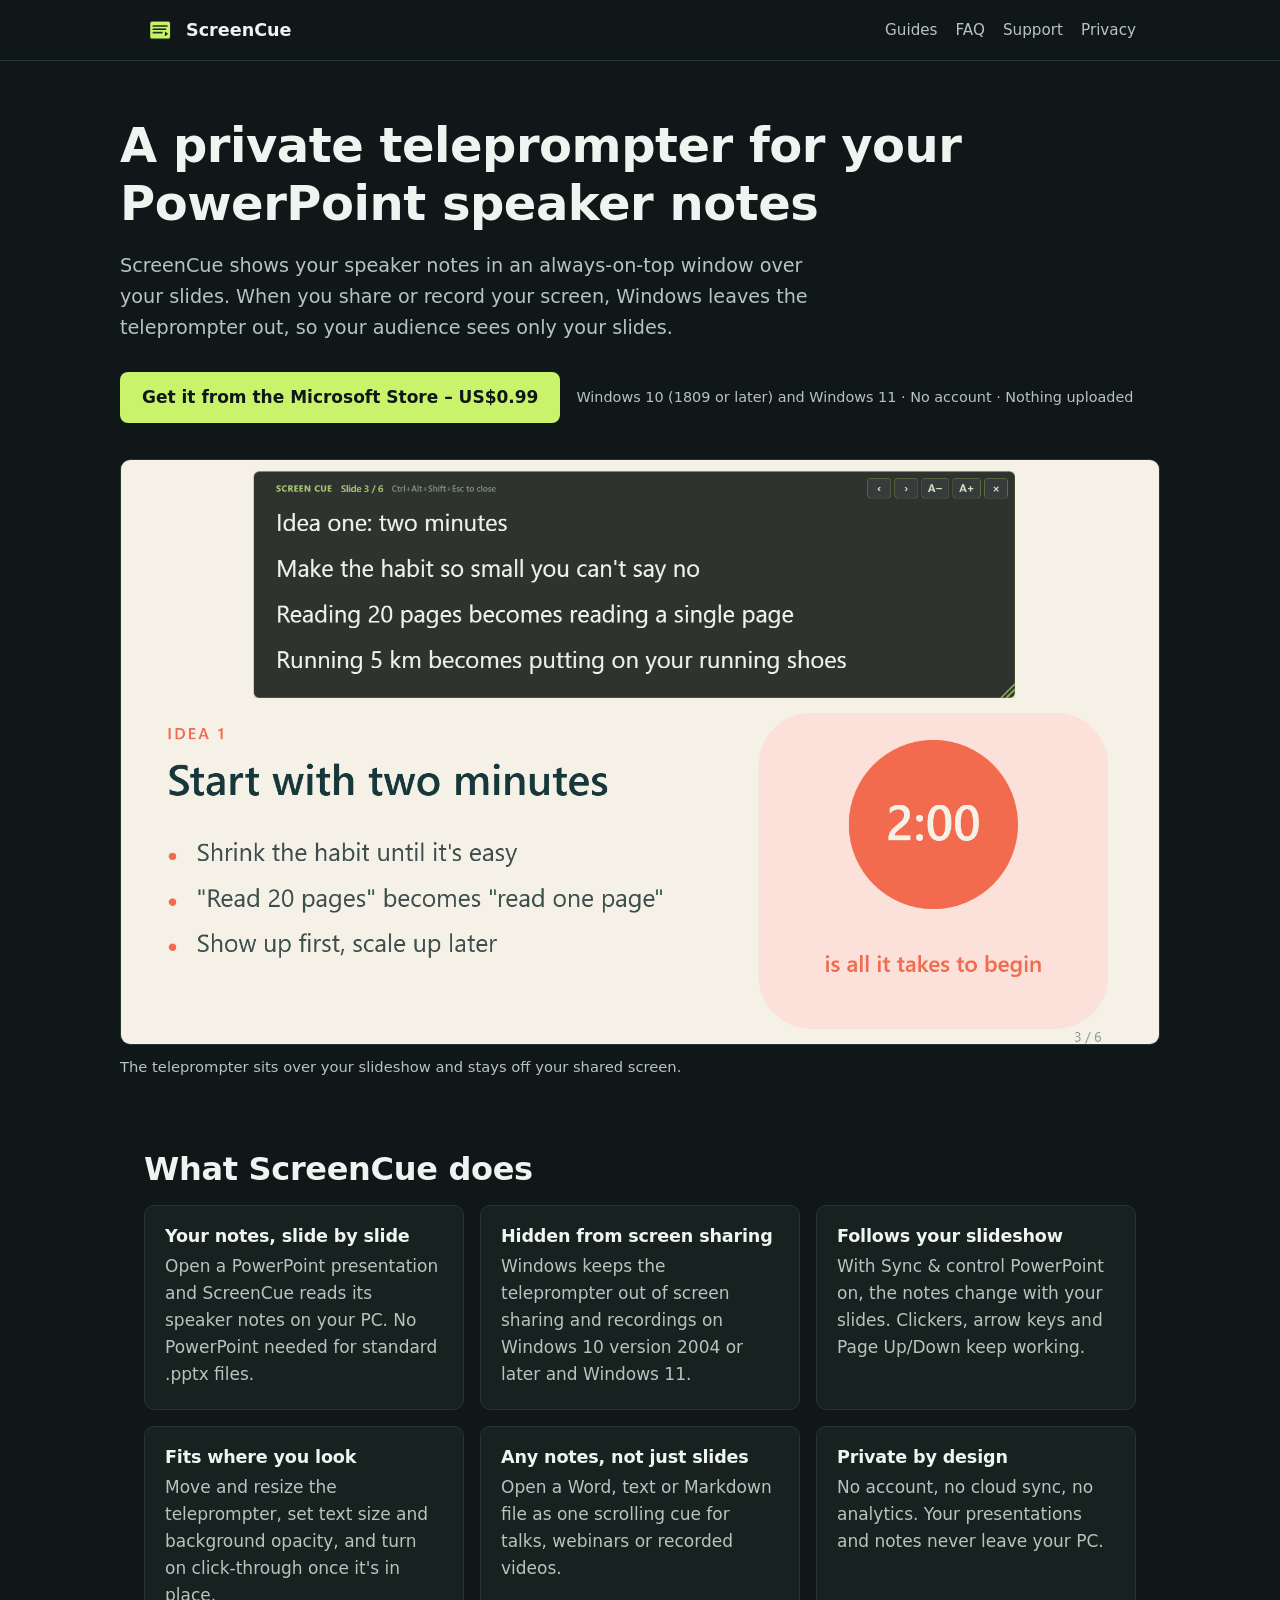
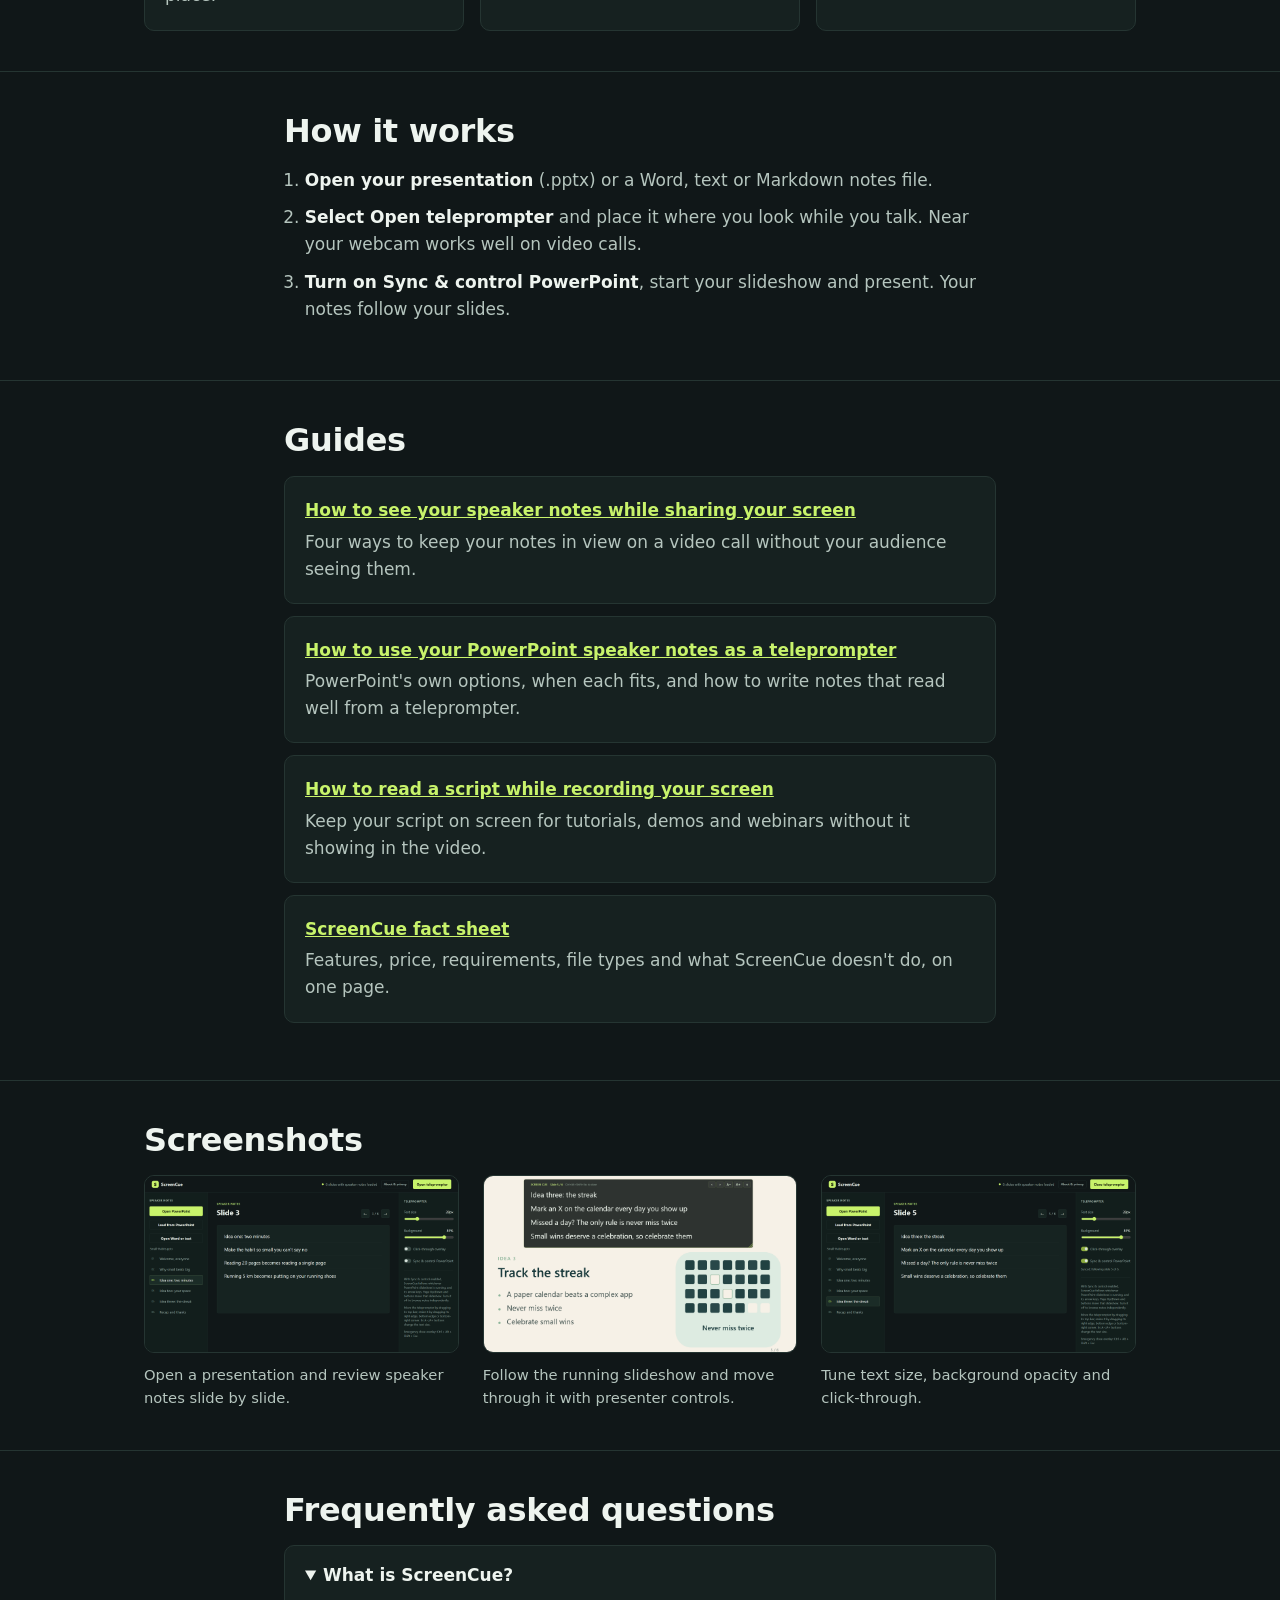
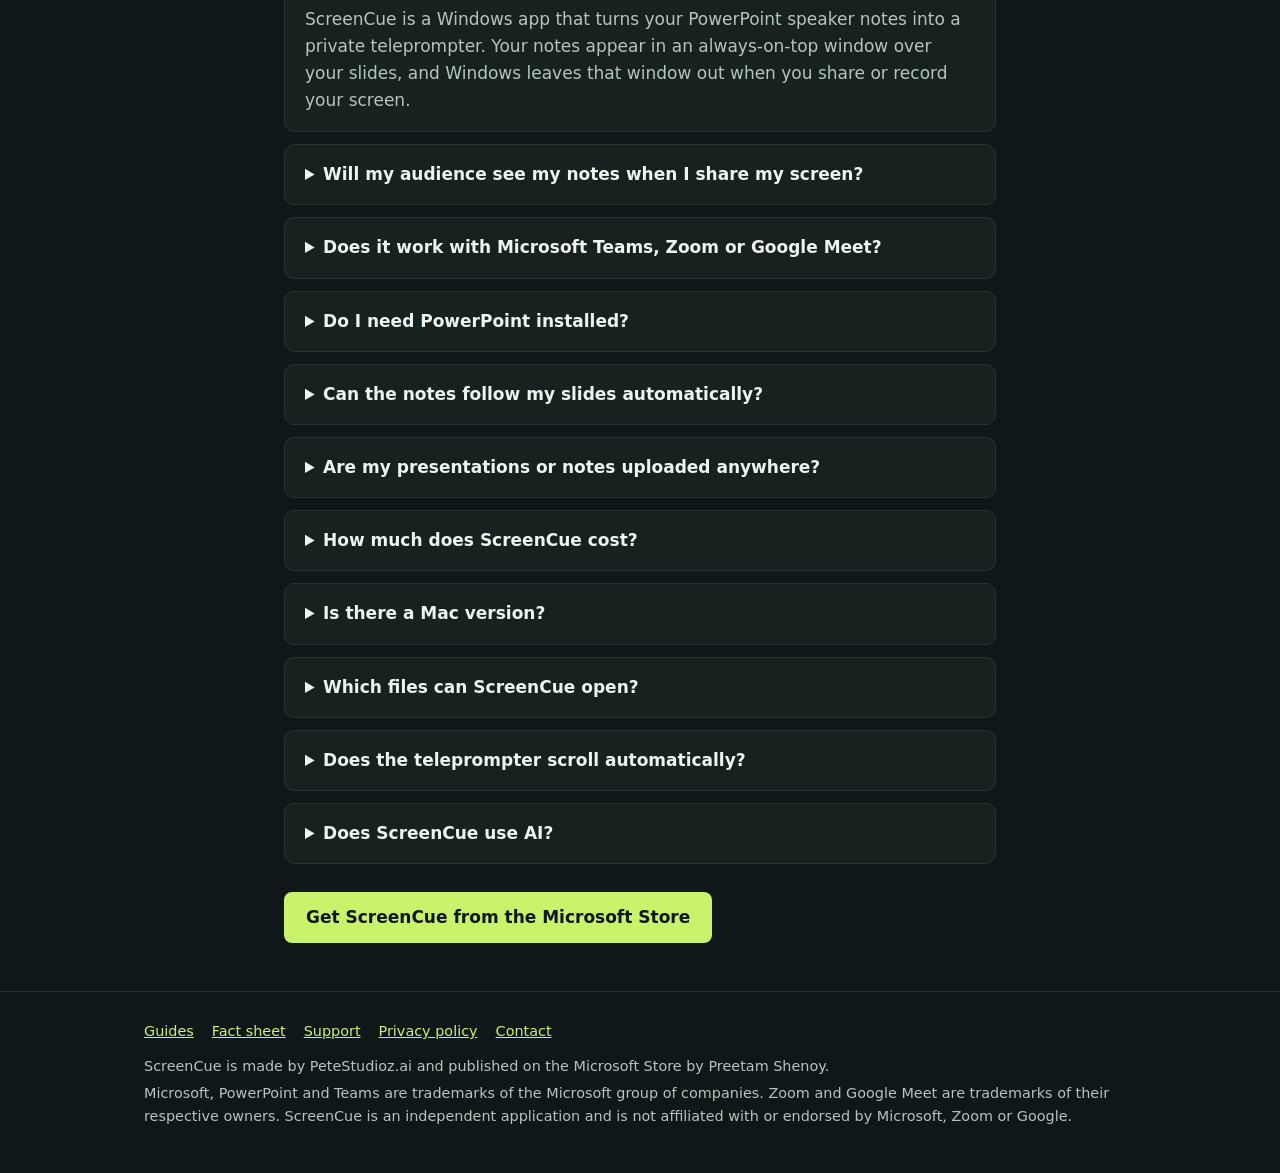
<file: index.html>
<!doctype html>
<html lang="en">
  <head>
    <meta charset="UTF-8" />
    <meta name="viewport" content="width=device-width, initial-scale=1.0" />
    <title>ScreenCue – Private Teleprompter for PowerPoint Speaker Notes (Windows)</title>
    <meta name="description" content="ScreenCue shows your PowerPoint speaker notes in an always-on-top teleprompter that stays out of screen shares and recordings. For Windows 10 and 11." />
    <link rel="canonical" href="https://preethamshenoy-ai.github.io/screencue-site/" />
    <link rel="icon" type="image/png" href="img/favicon.png" />
    <link rel="apple-touch-icon" href="img/screencue-logo.png" />
    <meta property="og:type" content="website" />
    <meta property="og:site_name" content="ScreenCue" />
    <meta property="og:title" content="ScreenCue – a private teleprompter for PowerPoint speaker notes" />
    <meta property="og:description" content="Your speaker notes in an always-on-top teleprompter over your slides, left out when you share or record your screen. Windows 10 and 11." />
    <meta property="og:url" content="https://preethamshenoy-ai.github.io/screencue-site/" />
    <meta property="og:image" content="https://preethamshenoy-ai.github.io/screencue-site/img/teleprompter-over-powerpoint-slideshow.png" />
    <meta property="og:image:width" content="1840" />
    <meta property="og:image:height" content="1035" />
    <meta property="og:image:alt" content="ScreenCue's teleprompter showing speaker notes over a PowerPoint slideshow" />
    <meta name="twitter:card" content="summary_large_image" />
    <meta name="robots" content="max-image-preview:large" />
    <link rel="stylesheet" href="style.css" />
    <script type="application/ld+json">
    {
      "@context": "https://schema.org",
      "@graph": [
        {
          "@type": "SoftwareApplication",
          "@id": "https://preethamshenoy-ai.github.io/screencue-site/#app",
          "name": "ScreenCue",
          "description": "A private teleprompter for PowerPoint speaker notes on Windows. It shows your notes in an always-on-top window over your slides, and Windows leaves that window out when you share or record your screen.",
          "applicationCategory": "BusinessApplication",
          "applicationSubCategory": "Presentation teleprompter",
          "operatingSystem": "Windows 10 version 1809 or later, Windows 11",
          "softwareVersion": "1.0.0",
          "url": "https://preethamshenoy-ai.github.io/screencue-site/",
          "installUrl": "https://apps.microsoft.com/detail/9N0VF85M0GS3",
          "sameAs": ["https://apps.microsoft.com/detail/9N0VF85M0GS3"],
          "image": "https://preethamshenoy-ai.github.io/screencue-site/img/screencue-logo.png",
          "screenshot": [
            "https://preethamshenoy-ai.github.io/screencue-site/img/teleprompter-over-powerpoint-slideshow.png",
            "https://preethamshenoy-ai.github.io/screencue-site/img/powerpoint-speaker-notes-slide-by-slide.png",
            "https://preethamshenoy-ai.github.io/screencue-site/img/teleprompter-following-slideshow.png",
            "https://preethamshenoy-ai.github.io/screencue-site/img/teleprompter-text-size-opacity-controls.png"
          ],
          "featureList": [
            "Reads PowerPoint speaker notes locally, slide by slide",
            "Always-on-top teleprompter with adjustable text size, background opacity and size",
            "Hidden from screen sharing and screen recording on Windows 10 version 2004 or later and Windows 11",
            "Click-through mode",
            "Follows and controls a running PowerPoint slideshow",
            "Opens Word, text and Markdown notes as one scrolling cue",
            "No account, cloud sync, analytics or telemetry"
          ],
          "offers": {
            "@type": "Offer",
            "price": "0.99",
            "priceCurrency": "USD",
            "url": "https://apps.microsoft.com/detail/9N0VF85M0GS3",
            "availability": "https://schema.org/InStock"
          },
          "datePublished": "2026-11",
          "author": { "@id": "https://preethamshenoy-ai.github.io/screencue-site/#publisher" },
          "publisher": { "@id": "https://preethamshenoy-ai.github.io/screencue-site/#publisher" },
          "brand": { "@type": "Brand", "name": "PeteStudioz.ai" }
        },
        {
          "@type": "Person",
          "@id": "https://preethamshenoy-ai.github.io/screencue-site/#publisher",
          "name": "Preetam Shenoy",
          "brand": { "@type": "Brand", "name": "PeteStudioz.ai" },
          "email": "pete.studioz.ai@gmail.com"
        },
        {
          "@type": "WebSite",
          "@id": "https://preethamshenoy-ai.github.io/screencue-site/#website",
          "name": "ScreenCue",
          "url": "https://preethamshenoy-ai.github.io/screencue-site/",
          "inLanguage": "en",
          "publisher": { "@id": "https://preethamshenoy-ai.github.io/screencue-site/#publisher" },
          "about": { "@id": "https://preethamshenoy-ai.github.io/screencue-site/#app" }
        },
        {
          "@type": "FAQPage",
          "@id": "https://preethamshenoy-ai.github.io/screencue-site/#faq",
          "mainEntity": [
            {
              "@type": "Question",
              "name": "What is ScreenCue?",
              "acceptedAnswer": { "@type": "Answer", "text": "ScreenCue is a Windows app that turns your PowerPoint speaker notes into a private teleprompter. Your notes appear in an always-on-top window over your slides, and Windows leaves that window out when you share or record your screen." }
            },
            {
              "@type": "Question",
              "name": "Will my audience see my notes when I share my screen?",
              "acceptedAnswer": { "@type": "Answer", "text": "No, on Windows 10 version 2004 or later and on Windows 11. ScreenCue asks Windows to exclude the teleprompter from screen capture, so screen sharing and screen recording show what is behind it instead. On earlier versions of Windows 10, a black box may appear in its place. A camera pointed at your screen, or a hardware capture device, would still see it." }
            },
            {
              "@type": "Question",
              "name": "Does it work with Microsoft Teams, Zoom or Google Meet?",
              "acceptedAnswer": { "@type": "Answer", "text": "ScreenCue doesn't plug into any meeting app. Windows itself keeps the teleprompter out of screen capture, so it is hidden whichever app you use to share your screen. Before an important talk, run a short test call to check what your audience sees." }
            },
            {
              "@type": "Question",
              "name": "Do I need PowerPoint installed?",
              "acceptedAnswer": { "@type": "Answer", "text": "Not to read notes. ScreenCue reads standard .pptx presentations and Word (.docx), text and Markdown notes on its own. PowerPoint for Windows is needed to follow and control a running slideshow, and to load notes from legacy .ppt, protected or damaged presentations." }
            },
            {
              "@type": "Question",
              "name": "Can the notes follow my slides automatically?",
              "acceptedAnswer": { "@type": "Answer", "text": "Yes. Turn on Sync & control PowerPoint and ScreenCue follows the slideshow running in PowerPoint, showing the notes for the current slide. Your clicker, the arrow keys and Page Up/Down still move the slides, because the teleprompter never takes keyboard focus." }
            },
            {
              "@type": "Question",
              "name": "Are my presentations or notes uploaded anywhere?",
              "acceptedAnswer": { "@type": "Answer", "text": "No. ScreenCue works on your PC. It has no account, cloud sync, analytics or telemetry, and it doesn't upload your presentations or notes." }
            },
            {
              "@type": "Question",
              "name": "How much does ScreenCue cost?",
              "acceptedAnswer": { "@type": "Answer", "text": "US$0.99, a one-time purchase from the Microsoft Store. The Store shows the price in your local currency." }
            },
            {
              "@type": "Question",
              "name": "Is there a Mac version?",
              "acceptedAnswer": { "@type": "Answer", "text": "No. ScreenCue runs on Windows 10 (version 1809 or later) and Windows 11." }
            },
            {
              "@type": "Question",
              "name": "Which files can ScreenCue open?",
              "acceptedAnswer": { "@type": "Answer", "text": "PowerPoint .pptx, .pptm, .ppsx, .ppsm and .potx files on its own; .ppt, .pps and .pot files through PowerPoint; and Word .docx, plain text (.txt) and Markdown (.md) notes." }
            },
            {
              "@type": "Question",
              "name": "Does the teleprompter scroll automatically?",
              "acceptedAnswer": { "@type": "Answer", "text": "No. ScreenCue shows the notes for the current slide and switches to the next slide's notes when the slide changes. Long notes, or a Word, text or Markdown script, you scroll yourself, at your own pace." }
            },
            {
              "@type": "Question",
              "name": "Does ScreenCue use AI?",
              "acceptedAnswer": { "@type": "Answer", "text": "No. ScreenCue doesn't write, rewrite or summarize your notes, and it doesn't send them to any AI service. It shows the notes you wrote, on your PC." }
            }
          ]
        }
      ]
    }
    </script>
  </head>
  <body>
    <header class="site-header">
      <div class="wrap">
        <a class="brand" href="./"><img src="img/screencue-logo.png" alt="" width="32" height="32" />ScreenCue</a>
        <nav aria-label="Site">
          <a href="#guides">Guides</a>
          <a href="#faq">FAQ</a>
          <a href="support.html">Support</a>
          <a href="privacy.html">Privacy</a>
        </nav>
      </div>
    </header>

    <main>
      <div class="wrap hero">
        <h1>A private teleprompter for your PowerPoint speaker notes</h1>
        <p class="lead">ScreenCue shows your speaker notes in an always-on-top window over your slides. When you share or record your screen, Windows leaves the teleprompter out, so your audience sees only your slides.</p>
        <div class="cta">
          <a class="button" href="https://apps.microsoft.com/detail/9N0VF85M0GS3">Get it from the Microsoft Store – US$0.99</a>
          <p class="fineprint">Windows 10 (1809 or later) and Windows 11 · No account · Nothing uploaded</p>
        </div>
        <figure>
          <img class="shot" src="img/teleprompter-over-powerpoint-slideshow.png" width="1840" height="1035" alt="ScreenCue's teleprompter showing speaker notes over a running PowerPoint slideshow" />
          <figcaption>The teleprompter sits over your slideshow and stays off your shared screen.</figcaption>
        </figure>
      </div>

      <section>
        <div class="wrap">
          <h2>What ScreenCue does</h2>
          <div class="grid">
            <div class="card"><h3>Your notes, slide by slide</h3><p>Open a PowerPoint presentation and ScreenCue reads its speaker notes on your PC. No PowerPoint needed for standard .pptx files.</p></div>
            <div class="card"><h3>Hidden from screen sharing</h3><p>Windows keeps the teleprompter out of screen sharing and recordings on Windows 10 version 2004 or later and Windows 11.</p></div>
            <div class="card"><h3>Follows your slideshow</h3><p>With Sync &amp; control PowerPoint on, the notes change with your slides. Clickers, arrow keys and Page Up/Down keep working.</p></div>
            <div class="card"><h3>Fits where you look</h3><p>Move and resize the teleprompter, set text size and background opacity, and turn on click-through once it's in place.</p></div>
            <div class="card"><h3>Any notes, not just slides</h3><p>Open a Word, text or Markdown file as one scrolling cue for talks, webinars or recorded videos.</p></div>
            <div class="card"><h3>Private by design</h3><p>No account, no cloud sync, no analytics. Your presentations and notes never leave your PC.</p></div>
          </div>
        </div>
      </section>

      <section>
        <div class="wrap narrow">
          <h2>How it works</h2>
          <ol class="steps">
            <li><strong>Open your presentation</strong> (.pptx) or a Word, text or Markdown notes file.</li>
            <li><strong>Select Open teleprompter</strong> and place it where you look while you talk. Near your webcam works well on video calls.</li>
            <li><strong>Turn on Sync &amp; control PowerPoint</strong>, start your slideshow and present. Your notes follow your slides.</li>
          </ol>
        </div>
      </section>

      <section id="guides">
        <div class="wrap narrow">
          <h2>Guides</h2>
          <ul class="guide-list">
            <li class="card"><a href="speaker-notes-while-screen-sharing.html">How to see your speaker notes while sharing your screen</a><p>Four ways to keep your notes in view on a video call without your audience seeing them.</p></li>
            <li class="card"><a href="powerpoint-teleprompter.html">How to use your PowerPoint speaker notes as a teleprompter</a><p>PowerPoint's own options, when each fits, and how to write notes that read well from a teleprompter.</p></li>
            <li class="card"><a href="teleprompter-for-screen-recording.html">How to read a script while recording your screen</a><p>Keep your script on screen for tutorials, demos and webinars without it showing in the video.</p></li>
            <li class="card"><a href="facts.html">ScreenCue fact sheet</a><p>Features, price, requirements, file types and what ScreenCue doesn't do, on one page.</p></li>
          </ul>
        </div>
      </section>

      <section id="screenshots">
        <div class="wrap">
          <h2>Screenshots</h2>
          <div class="gallery">
            <figure>
              <img class="shot" src="img/powerpoint-speaker-notes-slide-by-slide.png" width="1920" height="1080" loading="lazy" alt="ScreenCue main window listing a presentation's speaker notes slide by slide" />
              <figcaption>Open a presentation and review speaker notes slide by slide.</figcaption>
            </figure>
            <figure>
              <img class="shot" src="img/teleprompter-following-slideshow.png" width="1840" height="1035" loading="lazy" alt="ScreenCue teleprompter showing the notes for the current slide of a running PowerPoint slideshow" />
              <figcaption>Follow the running slideshow and move through it with presenter controls.</figcaption>
            </figure>
            <figure>
              <img class="shot" src="img/teleprompter-text-size-opacity-controls.png" width="1920" height="1080" loading="lazy" alt="ScreenCue teleprompter settings for text size, background opacity and click-through" />
              <figcaption>Tune text size, background opacity and click-through.</figcaption>
            </figure>
          </div>
        </div>
      </section>

      <section class="faq" id="faq">
        <div class="wrap narrow">
          <h2>Frequently asked questions</h2>
          <details open>
            <summary>What is ScreenCue?</summary>
            <p>ScreenCue is a Windows app that turns your PowerPoint speaker notes into a private teleprompter. Your notes appear in an always-on-top window over your slides, and Windows leaves that window out when you share or record your screen.</p>
          </details>
          <details>
            <summary>Will my audience see my notes when I share my screen?</summary>
            <p>No, on Windows 10 version 2004 or later and on Windows 11. ScreenCue asks Windows to exclude the teleprompter from screen capture, so screen sharing and screen recording show what is behind it instead. On earlier versions of Windows 10, a black box may appear in its place. A camera pointed at your screen, or a hardware capture device, would still see it.</p>
          </details>
          <details>
            <summary>Does it work with Microsoft Teams, Zoom or Google Meet?</summary>
            <p>ScreenCue doesn't plug into any meeting app. Windows itself keeps the teleprompter out of screen capture, so it is hidden whichever app you use to share your screen. Before an important talk, run a short test call to check what your audience sees.</p>
          </details>
          <details>
            <summary>Do I need PowerPoint installed?</summary>
            <p>Not to read notes. ScreenCue reads standard .pptx presentations and Word (.docx), text and Markdown notes on its own. PowerPoint for Windows is needed to follow and control a running slideshow, and to load notes from legacy .ppt, protected or damaged presentations.</p>
          </details>
          <details>
            <summary>Can the notes follow my slides automatically?</summary>
            <p>Yes. Turn on Sync &amp; control PowerPoint and ScreenCue follows the slideshow running in PowerPoint, showing the notes for the current slide. Your clicker, the arrow keys and Page Up/Down still move the slides, because the teleprompter never takes keyboard focus.</p>
          </details>
          <details>
            <summary>Are my presentations or notes uploaded anywhere?</summary>
            <p>No. ScreenCue works on your PC. It has no account, cloud sync, analytics or telemetry, and it doesn't upload your presentations or notes. See the <a href="privacy.html">privacy policy</a>.</p>
          </details>
          <details>
            <summary>How much does ScreenCue cost?</summary>
            <p>US$0.99, a one-time purchase from the <a href="https://apps.microsoft.com/detail/9N0VF85M0GS3">Microsoft Store</a>. The Store shows the price in your local currency.</p>
          </details>
          <details>
            <summary>Is there a Mac version?</summary>
            <p>No. ScreenCue runs on Windows 10 (version 1809 or later) and Windows 11.</p>
          </details>
          <details>
            <summary>Which files can ScreenCue open?</summary>
            <p>PowerPoint .pptx, .pptm, .ppsx, .ppsm and .potx files on its own; .ppt, .pps and .pot files through PowerPoint; and Word .docx, plain text (.txt) and Markdown (.md) notes.</p>
          </details>
          <details>
            <summary>Does the teleprompter scroll automatically?</summary>
            <p>No. ScreenCue shows the notes for the current slide and switches to the next slide's notes when the slide changes. Long notes, or a Word, text or Markdown script, you scroll yourself, at your own pace.</p>
          </details>
          <details>
            <summary>Does ScreenCue use AI?</summary>
            <p>No. ScreenCue doesn't write, rewrite or summarize your notes, and it doesn't send them to any AI service. It shows the notes you wrote, on your PC.</p>
          </details>
          <div class="cta">
            <a class="button" href="https://apps.microsoft.com/detail/9N0VF85M0GS3">Get ScreenCue from the Microsoft Store</a>
          </div>
        </div>
      </section>
    </main>

    <footer class="site-footer">
      <div class="wrap">
        <nav aria-label="Footer">
          <a href="#guides">Guides</a>
          <a href="facts.html">Fact sheet</a>
          <a href="support.html">Support</a>
          <a href="privacy.html">Privacy policy</a>
          <a href="mailto:pete.studioz.ai@gmail.com">Contact</a>
        </nav>
        <p>ScreenCue is made by PeteStudioz.ai and published on the Microsoft Store by Preetam Shenoy.</p>
        <p>Microsoft, PowerPoint and Teams are trademarks of the Microsoft group of companies. Zoom and Google Meet are trademarks of their respective owners. ScreenCue is an independent application and is not affiliated with or endorsed by Microsoft, Zoom or Google.</p>
      </div>
    </footer>
  </body>
</html>
</file>
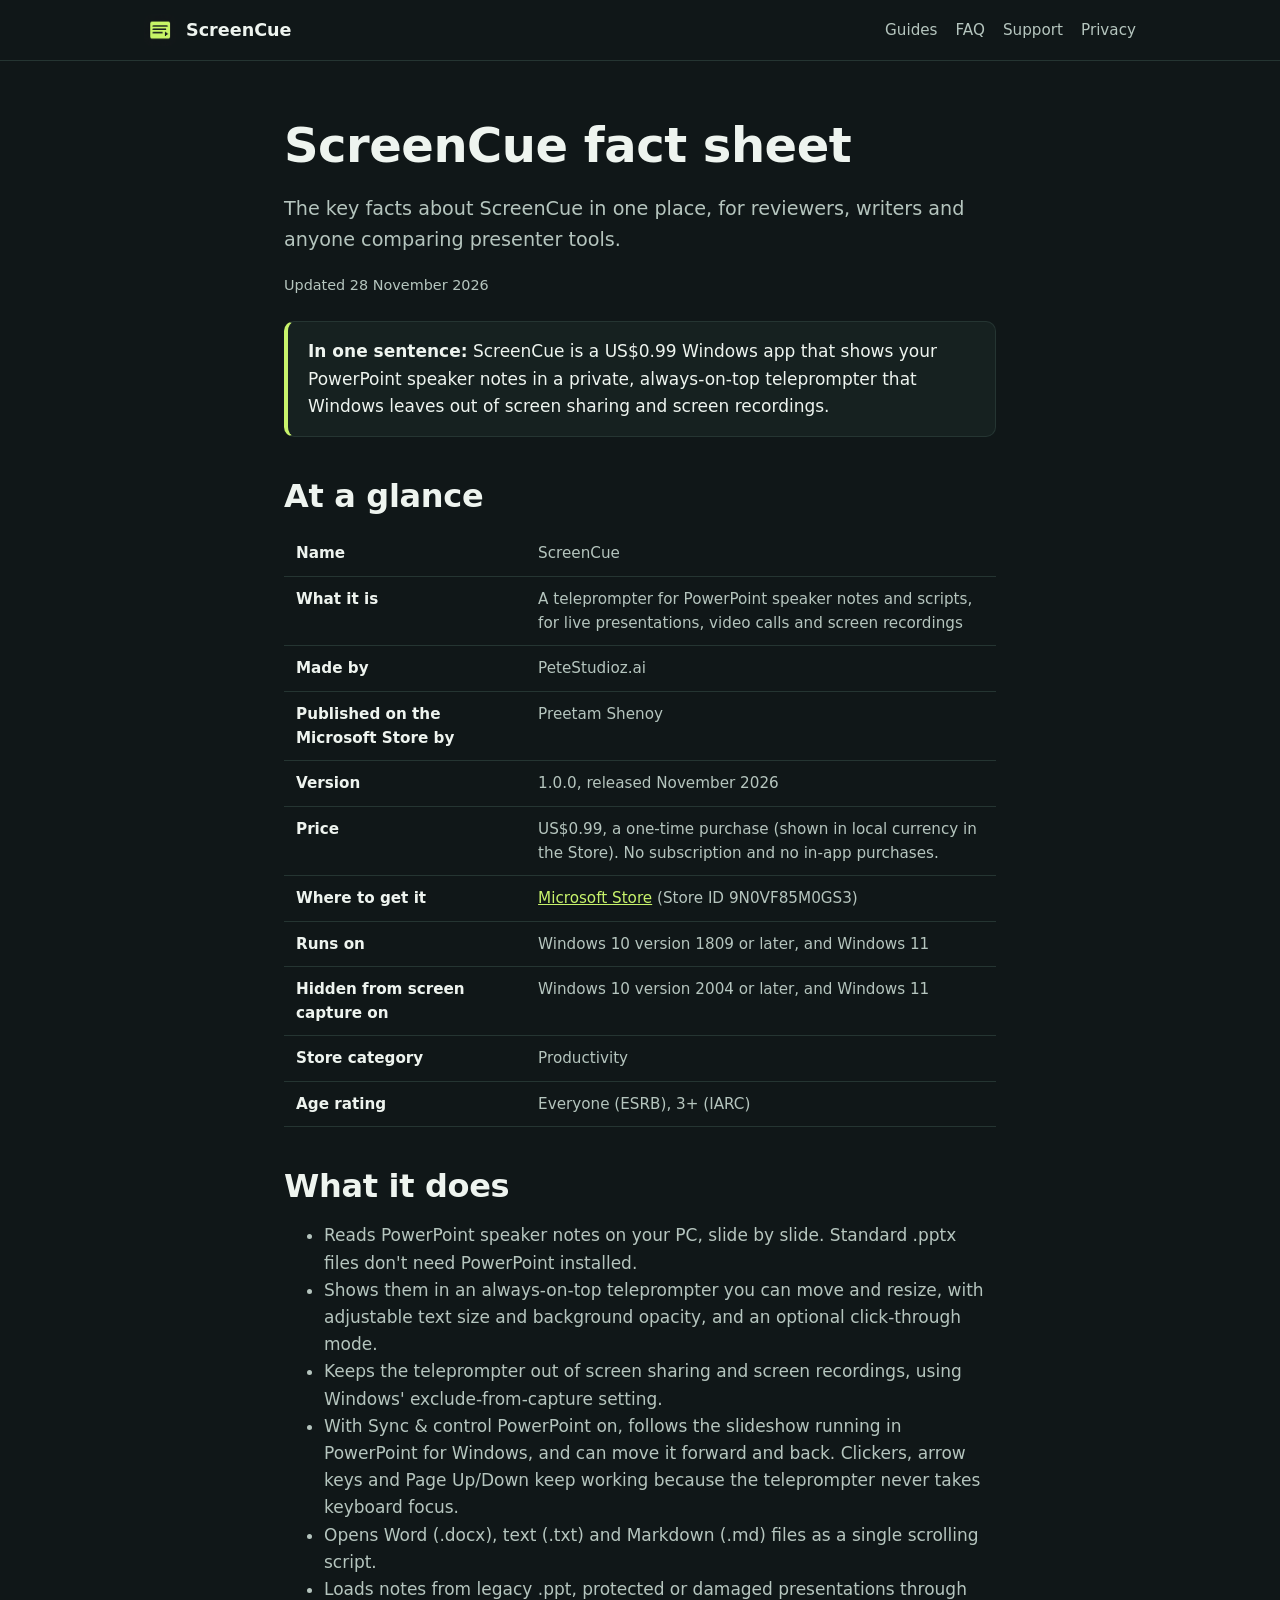
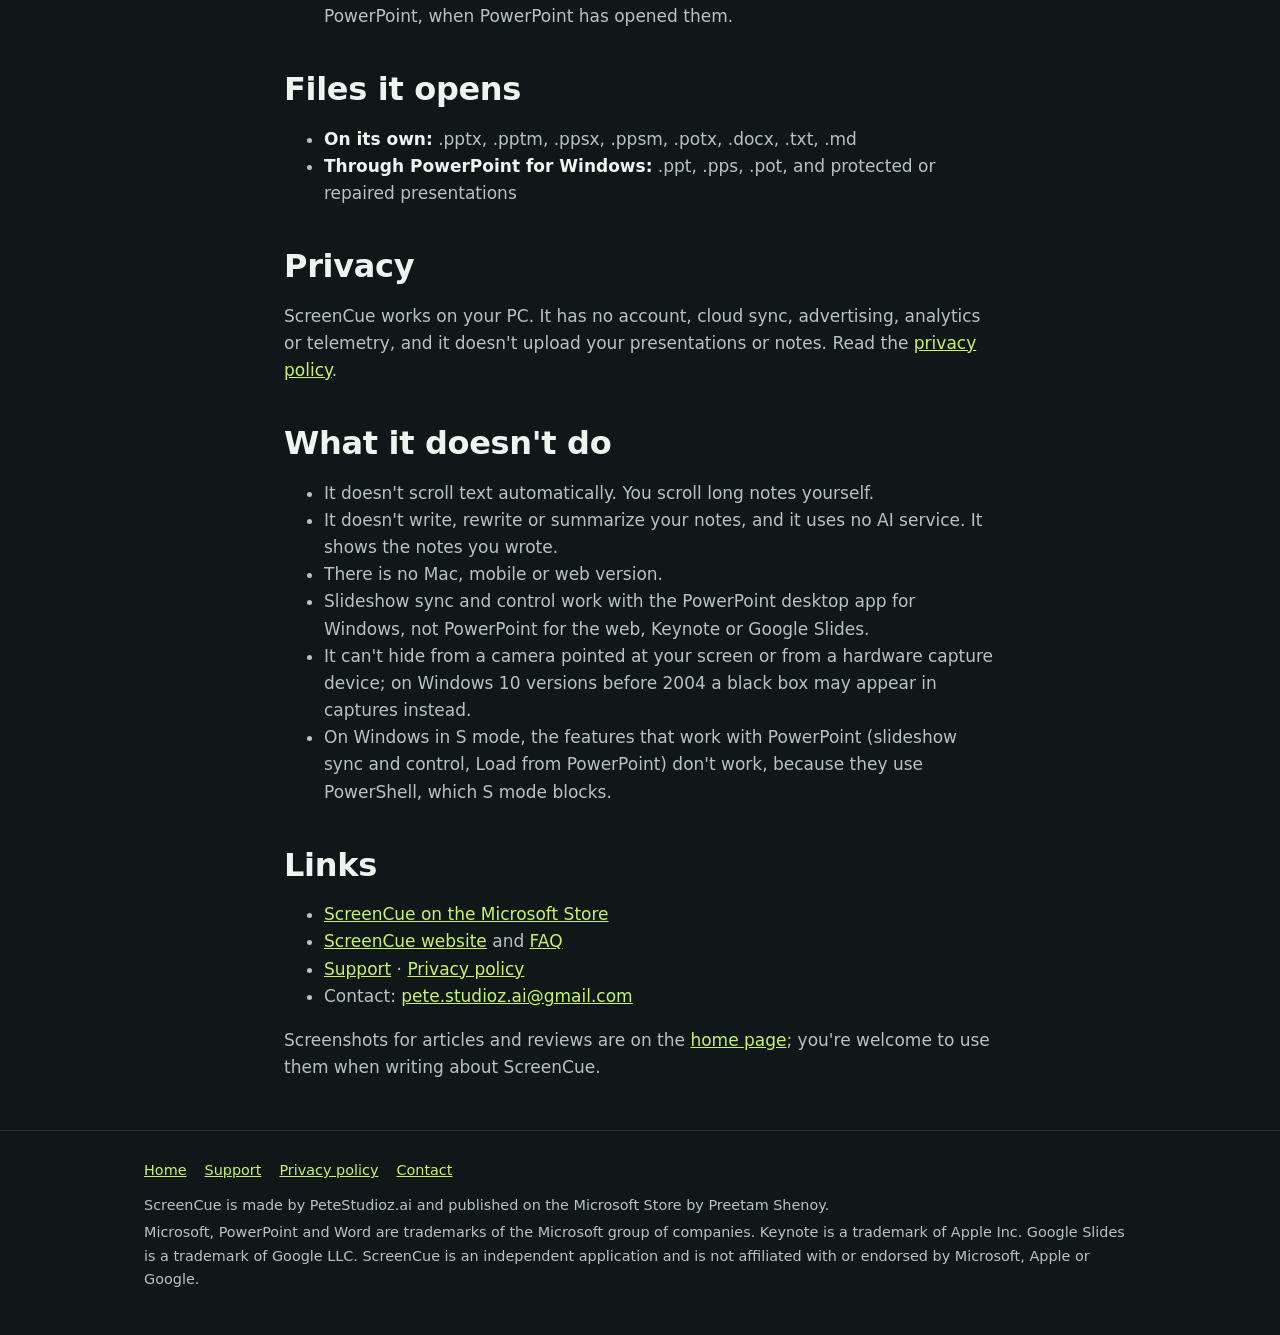
<file: facts.html>
<!doctype html>
<html lang="en">
  <head>
    <meta charset="UTF-8" />
    <meta name="viewport" content="width=device-width, initial-scale=1.0" />
    <title>ScreenCue Fact Sheet – Features, Price, Requirements and Limits</title>
    <meta name="description" content="Key facts about ScreenCue, the private PowerPoint speaker-notes teleprompter for Windows: what it does, price, system requirements, file types, privacy and what it doesn't do." />
    <link rel="canonical" href="https://preethamshenoy-ai.github.io/screencue-site/facts.html" />
    <link rel="icon" type="image/png" href="img/favicon.png" />
    <link rel="apple-touch-icon" href="img/screencue-logo.png" />
    <meta property="og:type" content="website" />
    <meta property="og:site_name" content="ScreenCue" />
    <meta property="og:title" content="ScreenCue fact sheet" />
    <meta property="og:description" content="What ScreenCue does, what it costs, what it needs and what it doesn't do." />
    <meta property="og:url" content="https://preethamshenoy-ai.github.io/screencue-site/facts.html" />
    <meta property="og:image" content="https://preethamshenoy-ai.github.io/screencue-site/img/teleprompter-over-powerpoint-slideshow.png" />
    <meta name="twitter:card" content="summary_large_image" />
    <link rel="stylesheet" href="style.css" />
    <script type="application/ld+json">
    {
      "@context": "https://schema.org",
      "@graph": [
        {
          "@type": "WebPage",
          "name": "ScreenCue fact sheet",
          "url": "https://preethamshenoy-ai.github.io/screencue-site/facts.html",
          "dateModified": "2026-11-28",
          "about": { "@id": "https://preethamshenoy-ai.github.io/screencue-site/#app" },
          "inLanguage": "en"
        },
        {
          "@type": "BreadcrumbList",
          "itemListElement": [
            { "@type": "ListItem", "position": 1, "name": "ScreenCue", "item": "https://preethamshenoy-ai.github.io/screencue-site/" },
            { "@type": "ListItem", "position": 2, "name": "Fact sheet", "item": "https://preethamshenoy-ai.github.io/screencue-site/facts.html" }
          ]
        }
      ]
    }
    </script>
  </head>
  <body>
    <header class="site-header">
      <div class="wrap">
        <a class="brand" href="./"><img src="img/screencue-logo.png" alt="" width="32" height="32" />ScreenCue</a>
        <nav aria-label="Site">
          <a href="./#guides">Guides</a>
          <a href="./#faq">FAQ</a>
          <a href="support.html">Support</a>
          <a href="privacy.html">Privacy</a>
        </nav>
      </div>
    </header>

    <main class="wrap narrow">
      <article class="hero">
        <h1>ScreenCue fact sheet</h1>
        <p class="lead">The key facts about ScreenCue in one place, for reviewers, writers and anyone comparing presenter tools.</p>
        <p class="fineprint">Updated 28 November 2026</p>

        <div class="answer">
          <p><strong>In one sentence:</strong> ScreenCue is a US$0.99 Windows app that shows your PowerPoint speaker notes in a private, always-on-top teleprompter that Windows leaves out of screen sharing and screen recordings.</p>
        </div>

        <h2>At a glance</h2>
        <div class="table-wrap">
          <table class="facts">
            <tbody>
              <tr><th scope="row">Name</th><td>ScreenCue</td></tr>
              <tr><th scope="row">What it is</th><td>A teleprompter for PowerPoint speaker notes and scripts, for live presentations, video calls and screen recordings</td></tr>
              <tr><th scope="row">Made by</th><td>PeteStudioz.ai</td></tr>
              <tr><th scope="row">Published on the Microsoft Store by</th><td>Preetam Shenoy</td></tr>
              <tr><th scope="row">Version</th><td>1.0.0, released November 2026</td></tr>
              <tr><th scope="row">Price</th><td>US$0.99, a one-time purchase (shown in local currency in the Store). No subscription and no in-app purchases.</td></tr>
              <tr><th scope="row">Where to get it</th><td><a href="https://apps.microsoft.com/detail/9N0VF85M0GS3">Microsoft Store</a> (Store ID 9N0VF85M0GS3)</td></tr>
              <tr><th scope="row">Runs on</th><td>Windows 10 version 1809 or later, and Windows 11</td></tr>
              <tr><th scope="row">Hidden from screen capture on</th><td>Windows 10 version 2004 or later, and Windows 11</td></tr>
              <tr><th scope="row">Store category</th><td>Productivity</td></tr>
              <tr><th scope="row">Age rating</th><td>Everyone (ESRB), 3+ (IARC)</td></tr>
            </tbody>
          </table>
        </div>

        <h2>What it does</h2>
        <ul>
          <li>Reads PowerPoint speaker notes on your PC, slide by slide. Standard .pptx files don't need PowerPoint installed.</li>
          <li>Shows them in an always-on-top teleprompter you can move and resize, with adjustable text size and background opacity, and an optional click-through mode.</li>
          <li>Keeps the teleprompter out of screen sharing and screen recordings, using Windows' exclude-from-capture setting.</li>
          <li>With Sync &amp; control PowerPoint on, follows the slideshow running in PowerPoint for Windows, and can move it forward and back. Clickers, arrow keys and Page Up/Down keep working because the teleprompter never takes keyboard focus.</li>
          <li>Opens Word (.docx), text (.txt) and Markdown (.md) files as a single scrolling script.</li>
          <li>Loads notes from legacy .ppt, protected or damaged presentations through PowerPoint, when PowerPoint has opened them.</li>
        </ul>

        <h2>Files it opens</h2>
        <ul>
          <li><strong>On its own:</strong> .pptx, .pptm, .ppsx, .ppsm, .potx, .docx, .txt, .md</li>
          <li><strong>Through PowerPoint for Windows:</strong> .ppt, .pps, .pot, and protected or repaired presentations</li>
        </ul>

        <h2>Privacy</h2>
        <p>ScreenCue works on your PC. It has no account, cloud sync, advertising, analytics or telemetry, and it doesn't upload your presentations or notes. Read the <a href="privacy.html">privacy policy</a>.</p>

        <h2>What it doesn't do</h2>
        <ul>
          <li>It doesn't scroll text automatically. You scroll long notes yourself.</li>
          <li>It doesn't write, rewrite or summarize your notes, and it uses no AI service. It shows the notes you wrote.</li>
          <li>There is no Mac, mobile or web version.</li>
          <li>Slideshow sync and control work with the PowerPoint desktop app for Windows, not PowerPoint for the web, Keynote or Google Slides.</li>
          <li>It can't hide from a camera pointed at your screen or from a hardware capture device; on Windows 10 versions before 2004 a black box may appear in captures instead.</li>
          <li>On Windows in S mode, the features that work with PowerPoint (slideshow sync and control, Load from PowerPoint) don't work, because they use PowerShell, which S mode blocks.</li>
        </ul>

        <h2>Links</h2>
        <ul>
          <li><a href="https://apps.microsoft.com/detail/9N0VF85M0GS3">ScreenCue on the Microsoft Store</a></li>
          <li><a href="./">ScreenCue website</a> and <a href="./#faq">FAQ</a></li>
          <li><a href="support.html">Support</a> · <a href="privacy.html">Privacy policy</a></li>
          <li>Contact: <a href="mailto:pete.studioz.ai@gmail.com">pete.studioz.ai@gmail.com</a></li>
        </ul>
        <p>Screenshots for articles and reviews are on the <a href="./#screenshots">home page</a>; you're welcome to use them when writing about ScreenCue.</p>
      </article>
    </main>

    <footer class="site-footer">
      <div class="wrap">
        <nav aria-label="Footer">
          <a href="./">Home</a>
          <a href="support.html">Support</a>
          <a href="privacy.html">Privacy policy</a>
          <a href="mailto:pete.studioz.ai@gmail.com">Contact</a>
        </nav>
        <p>ScreenCue is made by PeteStudioz.ai and published on the Microsoft Store by Preetam Shenoy.</p>
        <p>Microsoft, PowerPoint and Word are trademarks of the Microsoft group of companies. Keynote is a trademark of Apple Inc. Google Slides is a trademark of Google LLC. ScreenCue is an independent application and is not affiliated with or endorsed by Microsoft, Apple or Google.</p>
      </div>
    </footer>
  </body>
</html>
</file>
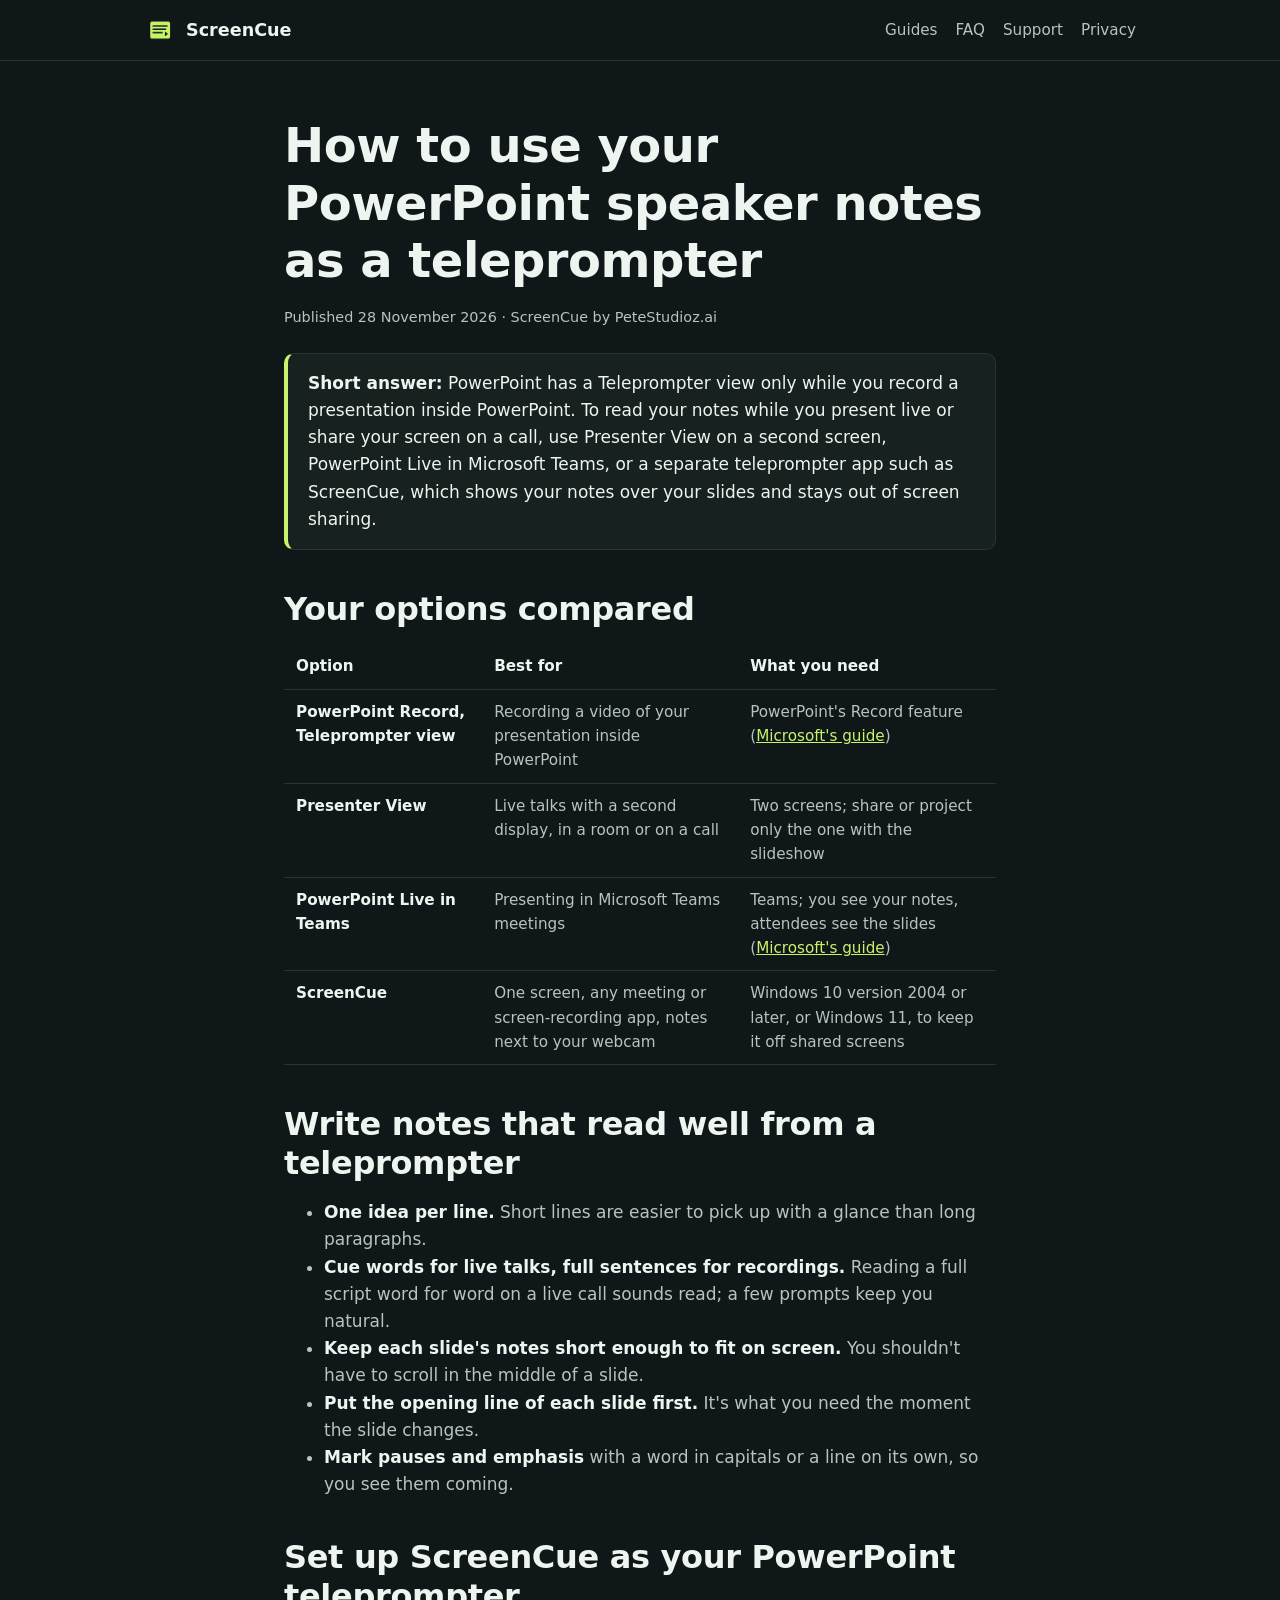
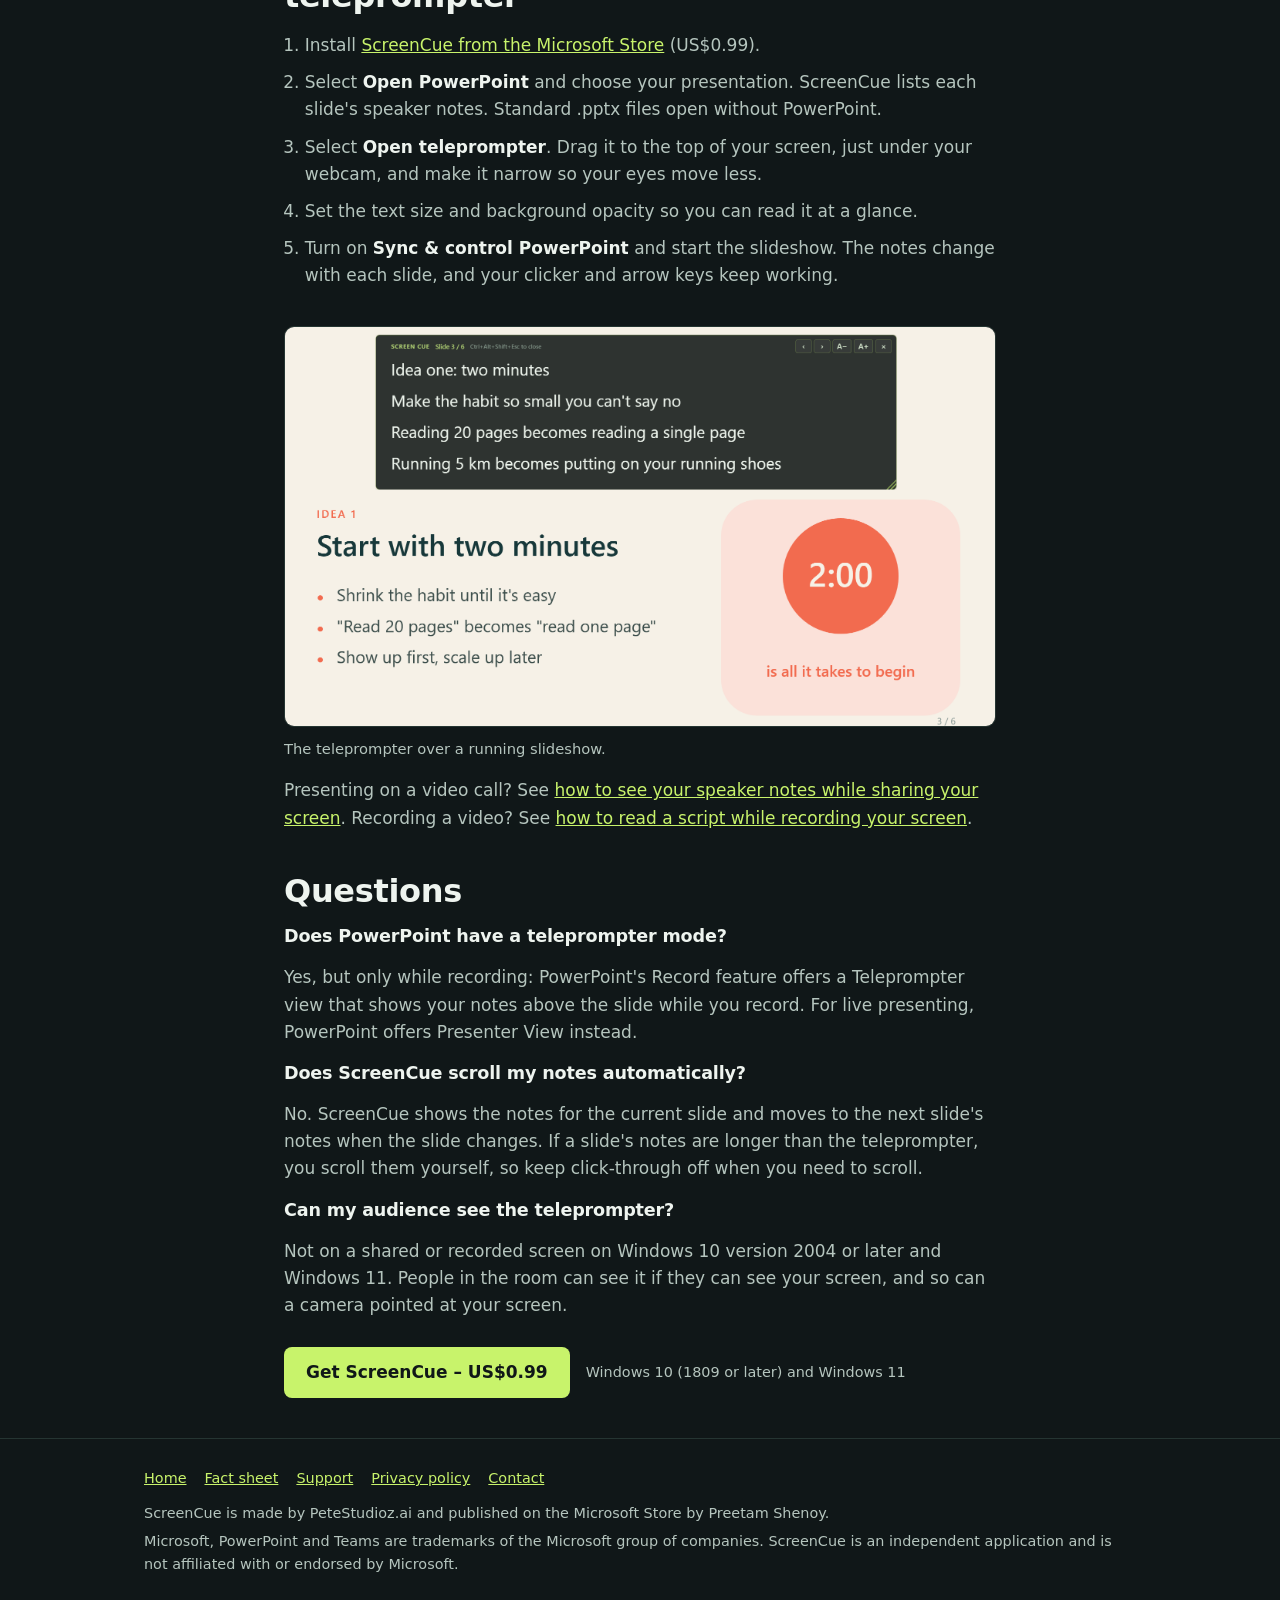
<file: powerpoint-teleprompter.html>
<!doctype html>
<html lang="en">
  <head>
    <meta charset="UTF-8" />
    <meta name="viewport" content="width=device-width, initial-scale=1.0" />
    <title>How to Use PowerPoint Speaker Notes as a Teleprompter (Windows) | ScreenCue</title>
    <meta name="description" content="PowerPoint shows a teleprompter only while you record inside PowerPoint. Here are the options for live presentations and video calls, and how to write notes that read well from a teleprompter." />
    <meta name="robots" content="max-image-preview:large" />
    <link rel="canonical" href="https://preethamshenoy-ai.github.io/screencue-site/powerpoint-teleprompter.html" />
    <link rel="icon" type="image/png" href="img/favicon.png" />
    <link rel="apple-touch-icon" href="img/screencue-logo.png" />
    <meta property="og:type" content="article" />
    <meta property="og:site_name" content="ScreenCue" />
    <meta property="og:title" content="How to use PowerPoint speaker notes as a teleprompter" />
    <meta property="og:description" content="The options for recordings, live talks and video calls, and how to write notes that read well from a teleprompter." />
    <meta property="og:url" content="https://preethamshenoy-ai.github.io/screencue-site/powerpoint-teleprompter.html" />
    <meta property="og:image" content="https://preethamshenoy-ai.github.io/screencue-site/img/teleprompter-over-powerpoint-slideshow.png" />
    <meta property="og:image:alt" content="ScreenCue teleprompter showing speaker notes over a PowerPoint slideshow" />
    <meta name="twitter:card" content="summary_large_image" />
    <link rel="stylesheet" href="style.css" />
    <script type="application/ld+json">
    {
      "@context": "https://schema.org",
      "@graph": [
        {
          "@type": "TechArticle",
          "headline": "How to use PowerPoint speaker notes as a teleprompter",
          "description": "PowerPoint shows a teleprompter only while you record inside PowerPoint. The options for live presentations and video calls, and how to write notes that read well from a teleprompter.",
          "url": "https://preethamshenoy-ai.github.io/screencue-site/powerpoint-teleprompter.html",
          "image": "https://preethamshenoy-ai.github.io/screencue-site/img/teleprompter-over-powerpoint-slideshow.png",
          "datePublished": "2026-11-28",
          "dateModified": "2026-11-28",
          "author": { "@type": "Person", "name": "Preetam Shenoy" },
          "about": { "@id": "https://preethamshenoy-ai.github.io/screencue-site/#app" },
          "inLanguage": "en"
        },
        {
          "@type": "BreadcrumbList",
          "itemListElement": [
            { "@type": "ListItem", "position": 1, "name": "ScreenCue", "item": "https://preethamshenoy-ai.github.io/screencue-site/" },
            { "@type": "ListItem", "position": 2, "name": "PowerPoint speaker notes as a teleprompter", "item": "https://preethamshenoy-ai.github.io/screencue-site/powerpoint-teleprompter.html" }
          ]
        }
      ]
    }
    </script>
  </head>
  <body>
    <header class="site-header">
      <div class="wrap">
        <a class="brand" href="./"><img src="img/screencue-logo.png" alt="" width="32" height="32" />ScreenCue</a>
        <nav aria-label="Site">
          <a href="./#guides">Guides</a>
          <a href="./#faq">FAQ</a>
          <a href="support.html">Support</a>
          <a href="privacy.html">Privacy</a>
        </nav>
      </div>
    </header>

    <main class="wrap narrow">
      <article class="hero">
        <h1>How to use your PowerPoint speaker notes as a teleprompter</h1>
        <p class="fineprint">Published 28 November 2026 · ScreenCue by PeteStudioz.ai</p>

        <div class="answer">
          <p><strong>Short answer:</strong> PowerPoint has a Teleprompter view only while you record a presentation inside PowerPoint. To read your notes while you present live or share your screen on a call, use Presenter View on a second screen, PowerPoint Live in Microsoft Teams, or a separate teleprompter app such as ScreenCue, which shows your notes over your slides and stays out of screen sharing.</p>
        </div>

        <h2>Your options compared</h2>
        <div class="table-wrap">
          <table>
            <thead>
              <tr><th scope="col">Option</th><th scope="col">Best for</th><th scope="col">What you need</th></tr>
            </thead>
            <tbody>
              <tr><td><strong>PowerPoint Record, Teleprompter view</strong></td><td>Recording a video of your presentation inside PowerPoint</td><td>PowerPoint's Record feature (<a href="https://support.microsoft.com/en-us/powerpoint/record-your-presentation">Microsoft's guide</a>)</td></tr>
              <tr><td><strong>Presenter View</strong></td><td>Live talks with a second display, in a room or on a call</td><td>Two screens; share or project only the one with the slideshow</td></tr>
              <tr><td><strong>PowerPoint Live in Teams</strong></td><td>Presenting in Microsoft Teams meetings</td><td>Teams; you see your notes, attendees see the slides (<a href="https://support.microsoft.com/en-us/powerpoint/present-from-powerpoint-live-in-microsoft-teams">Microsoft's guide</a>)</td></tr>
              <tr><td><strong>ScreenCue</strong></td><td>One screen, any meeting or screen-recording app, notes next to your webcam</td><td>Windows 10 version 2004 or later, or Windows 11, to keep it off shared screens</td></tr>
            </tbody>
          </table>
        </div>

        <h2>Write notes that read well from a teleprompter</h2>
        <ul>
          <li><strong>One idea per line.</strong> Short lines are easier to pick up with a glance than long paragraphs.</li>
          <li><strong>Cue words for live talks, full sentences for recordings.</strong> Reading a full script word for word on a live call sounds read; a few prompts keep you natural.</li>
          <li><strong>Keep each slide's notes short enough to fit on screen.</strong> You shouldn't have to scroll in the middle of a slide.</li>
          <li><strong>Put the opening line of each slide first.</strong> It's what you need the moment the slide changes.</li>
          <li><strong>Mark pauses and emphasis</strong> with a word in capitals or a line on its own, so you see them coming.</li>
        </ul>

        <h2>Set up ScreenCue as your PowerPoint teleprompter</h2>
        <ol class="steps">
          <li>Install <a href="https://apps.microsoft.com/detail/9N0VF85M0GS3">ScreenCue from the Microsoft Store</a> (US$0.99).</li>
          <li>Select <strong>Open PowerPoint</strong> and choose your presentation. ScreenCue lists each slide's speaker notes. Standard .pptx files open without PowerPoint.</li>
          <li>Select <strong>Open teleprompter</strong>. Drag it to the top of your screen, just under your webcam, and make it narrow so your eyes move less.</li>
          <li>Set the text size and background opacity so you can read it at a glance.</li>
          <li>Turn on <strong>Sync &amp; control PowerPoint</strong> and start the slideshow. The notes change with each slide, and your clicker and arrow keys keep working.</li>
        </ol>
        <figure>
          <img class="shot" src="img/teleprompter-over-powerpoint-slideshow.png" width="1840" height="1035" loading="lazy" alt="ScreenCue teleprompter placed over a PowerPoint slideshow, showing the notes for the current slide" />
          <figcaption>The teleprompter over a running slideshow.</figcaption>
        </figure>
        <p>Presenting on a video call? See <a href="speaker-notes-while-screen-sharing.html">how to see your speaker notes while sharing your screen</a>. Recording a video? See <a href="teleprompter-for-screen-recording.html">how to read a script while recording your screen</a>.</p>

        <h2>Questions</h2>
        <h3>Does PowerPoint have a teleprompter mode?</h3>
        <p>Yes, but only while recording: PowerPoint's Record feature offers a Teleprompter view that shows your notes above the slide while you record. For live presenting, PowerPoint offers Presenter View instead.</p>
        <h3>Does ScreenCue scroll my notes automatically?</h3>
        <p>No. ScreenCue shows the notes for the current slide and moves to the next slide's notes when the slide changes. If a slide's notes are longer than the teleprompter, you scroll them yourself, so keep click-through off when you need to scroll.</p>
        <h3>Can my audience see the teleprompter?</h3>
        <p>Not on a shared or recorded screen on Windows 10 version 2004 or later and Windows 11. People in the room can see it if they can see your screen, and so can a camera pointed at your screen.</p>

        <div class="cta">
          <a class="button" href="https://apps.microsoft.com/detail/9N0VF85M0GS3">Get ScreenCue – US$0.99</a>
          <p class="fineprint">Windows 10 (1809 or later) and Windows 11</p>
        </div>
      </article>
    </main>

    <footer class="site-footer">
      <div class="wrap">
        <nav aria-label="Footer">
          <a href="./">Home</a>
          <a href="facts.html">Fact sheet</a>
          <a href="support.html">Support</a>
          <a href="privacy.html">Privacy policy</a>
          <a href="mailto:pete.studioz.ai@gmail.com">Contact</a>
        </nav>
        <p>ScreenCue is made by PeteStudioz.ai and published on the Microsoft Store by Preetam Shenoy.</p>
        <p>Microsoft, PowerPoint and Teams are trademarks of the Microsoft group of companies. ScreenCue is an independent application and is not affiliated with or endorsed by Microsoft.</p>
      </div>
    </footer>
  </body>
</html>
</file>
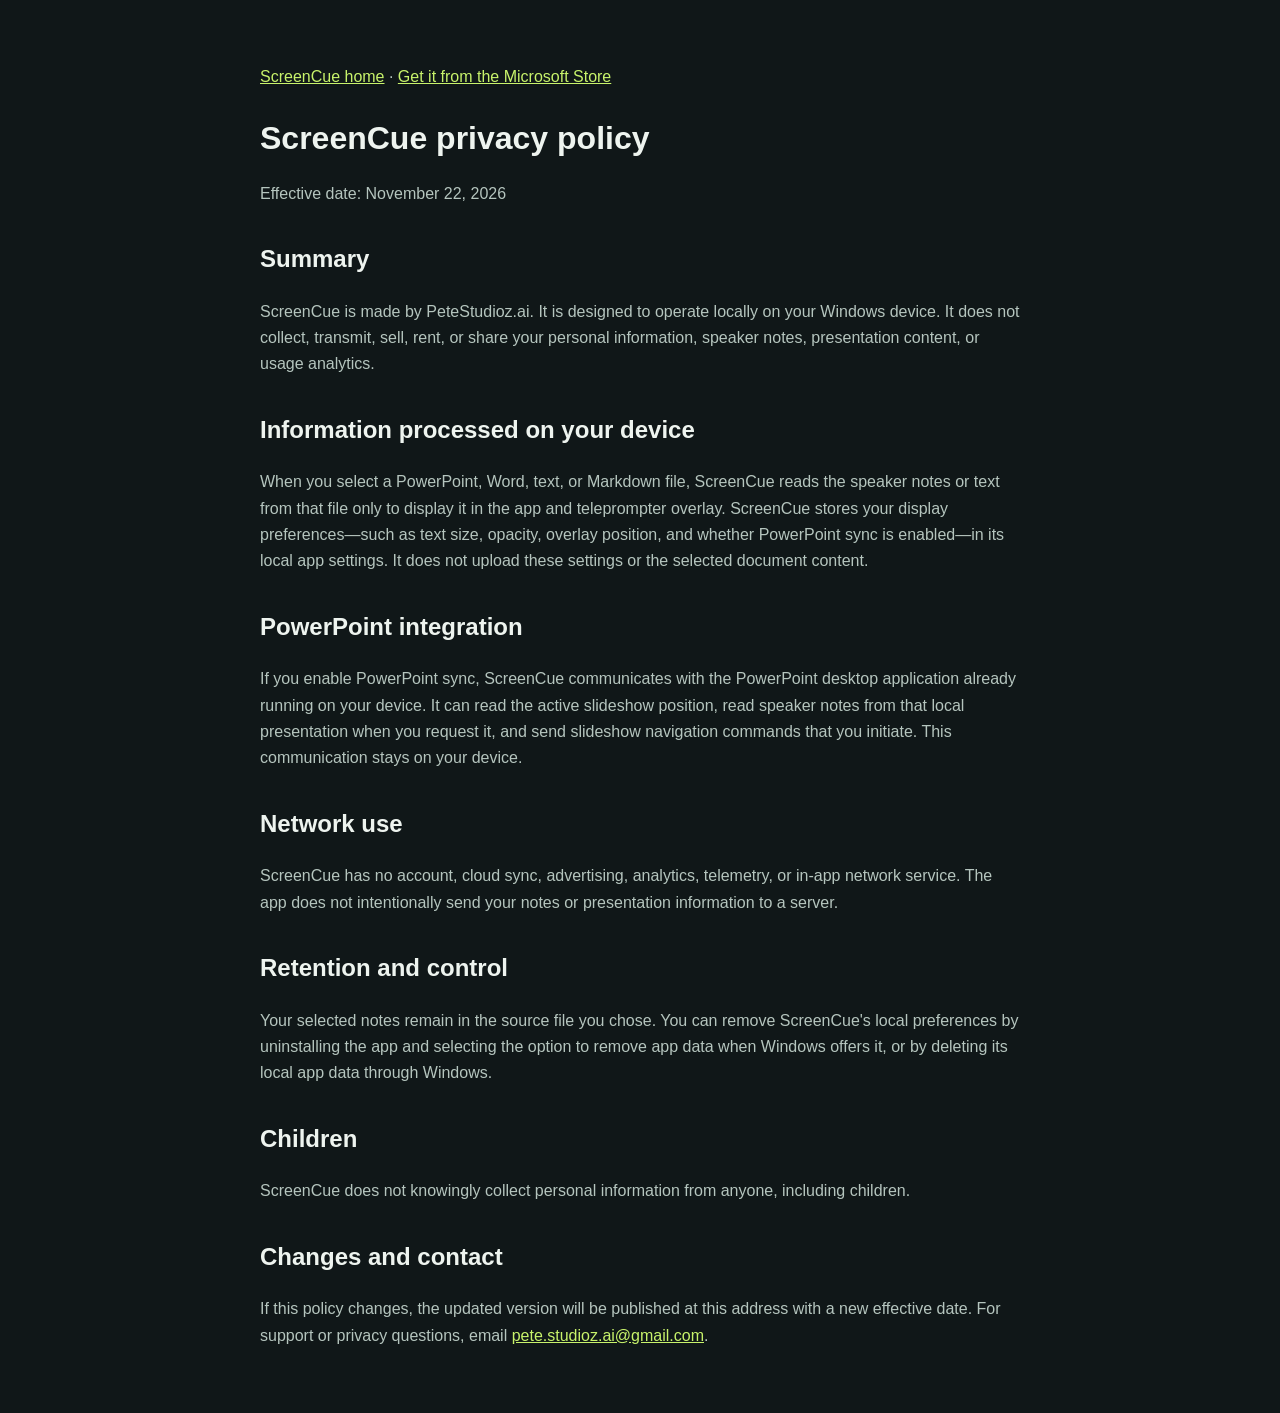
<file: privacy.html>
<!doctype html>
<html lang="en">
  <head>
    <meta charset="UTF-8" />
    <meta name="viewport" content="width=device-width, initial-scale=1.0" />
    <title>ScreenCue Privacy Policy</title>
    <meta name="description" content="ScreenCue works locally on your Windows PC. It has no account, cloud sync, analytics or telemetry, and does not upload your presentations or speaker notes." />
    <link rel="canonical" href="https://preethamshenoy-ai.github.io/screencue-site/privacy.html" />
    <link rel="icon" type="image/png" href="img/favicon.png" />
    <style>
      :root { color-scheme: dark; font-family: "Segoe UI", sans-serif; }
      body { max-width: 760px; margin: 0 auto; padding: 48px 24px; background: #101718; color: #eef4ef; line-height: 1.65; }
      h1 { margin-bottom: .1rem; } h2 { margin-top: 2rem; } p, li { color: #b5c5be; } a { color: #c8f36b; }
    </style>
  </head>
  <body>
    <p><a href="./">ScreenCue home</a> · <a href="https://apps.microsoft.com/detail/9N0VF85M0GS3">Get it from the Microsoft Store</a></p>
    <h1>ScreenCue privacy policy</h1>
    <p>Effective date: November 22, 2026</p>

    <h2>Summary</h2>
    <p>ScreenCue is made by PeteStudioz.ai. It is designed to operate locally on your Windows device. It does not collect, transmit, sell, rent, or share your personal information, speaker notes, presentation content, or usage analytics.</p>

    <h2>Information processed on your device</h2>
    <p>When you select a PowerPoint, Word, text, or Markdown file, ScreenCue reads the speaker notes or text from that file only to display it in the app and teleprompter overlay. ScreenCue stores your display preferences—such as text size, opacity, overlay position, and whether PowerPoint sync is enabled—in its local app settings. It does not upload these settings or the selected document content.</p>

    <h2>PowerPoint integration</h2>
    <p>If you enable PowerPoint sync, ScreenCue communicates with the PowerPoint desktop application already running on your device. It can read the active slideshow position, read speaker notes from that local presentation when you request it, and send slideshow navigation commands that you initiate. This communication stays on your device.</p>

    <h2>Network use</h2>
    <p>ScreenCue has no account, cloud sync, advertising, analytics, telemetry, or in-app network service. The app does not intentionally send your notes or presentation information to a server.</p>

    <h2>Retention and control</h2>
    <p>Your selected notes remain in the source file you chose. You can remove ScreenCue's local preferences by uninstalling the app and selecting the option to remove app data when Windows offers it, or by deleting its local app data through Windows.</p>

    <h2>Children</h2>
    <p>ScreenCue does not knowingly collect personal information from anyone, including children.</p>

    <h2>Changes and contact</h2>
    <p>If this policy changes, the updated version will be published at this address with a new effective date. For support or privacy questions, email <a href="mailto:pete.studioz.ai@gmail.com">pete.studioz.ai@gmail.com</a>.</p>
  </body>
</html>
</file>
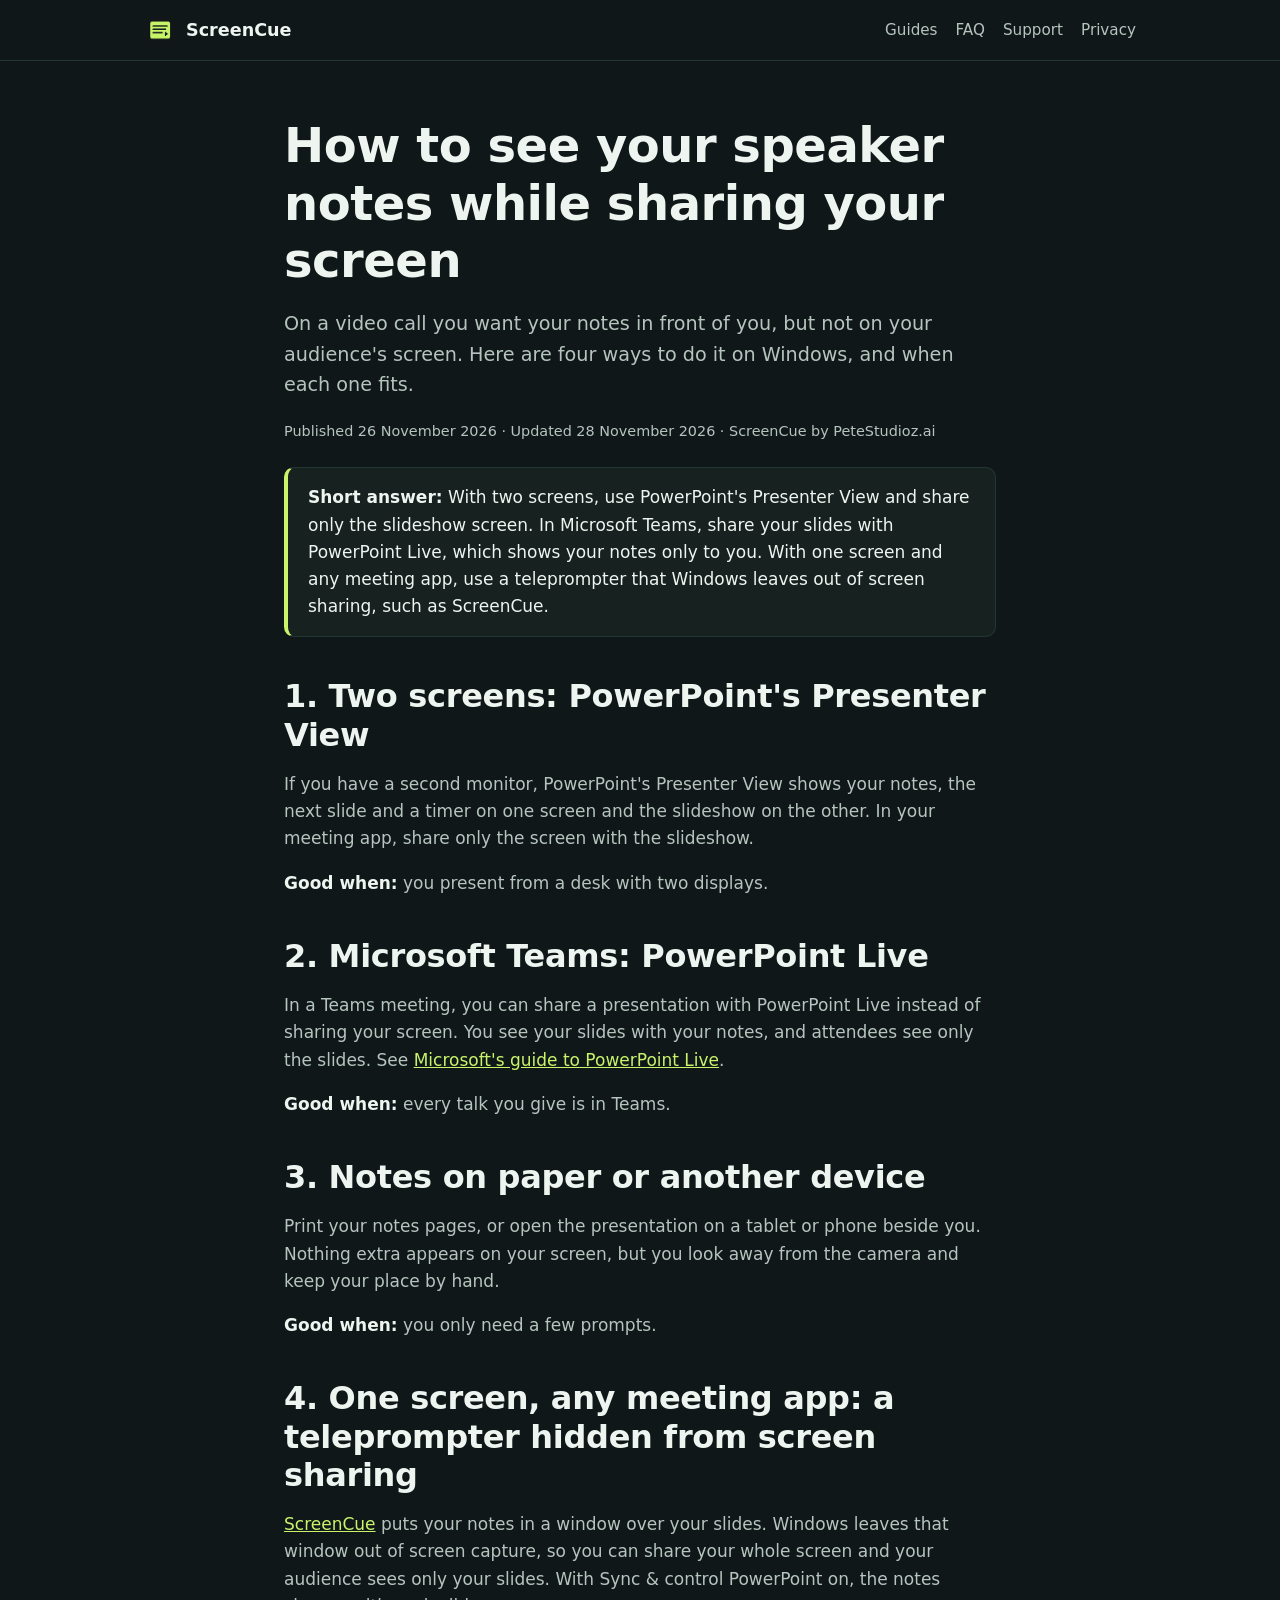
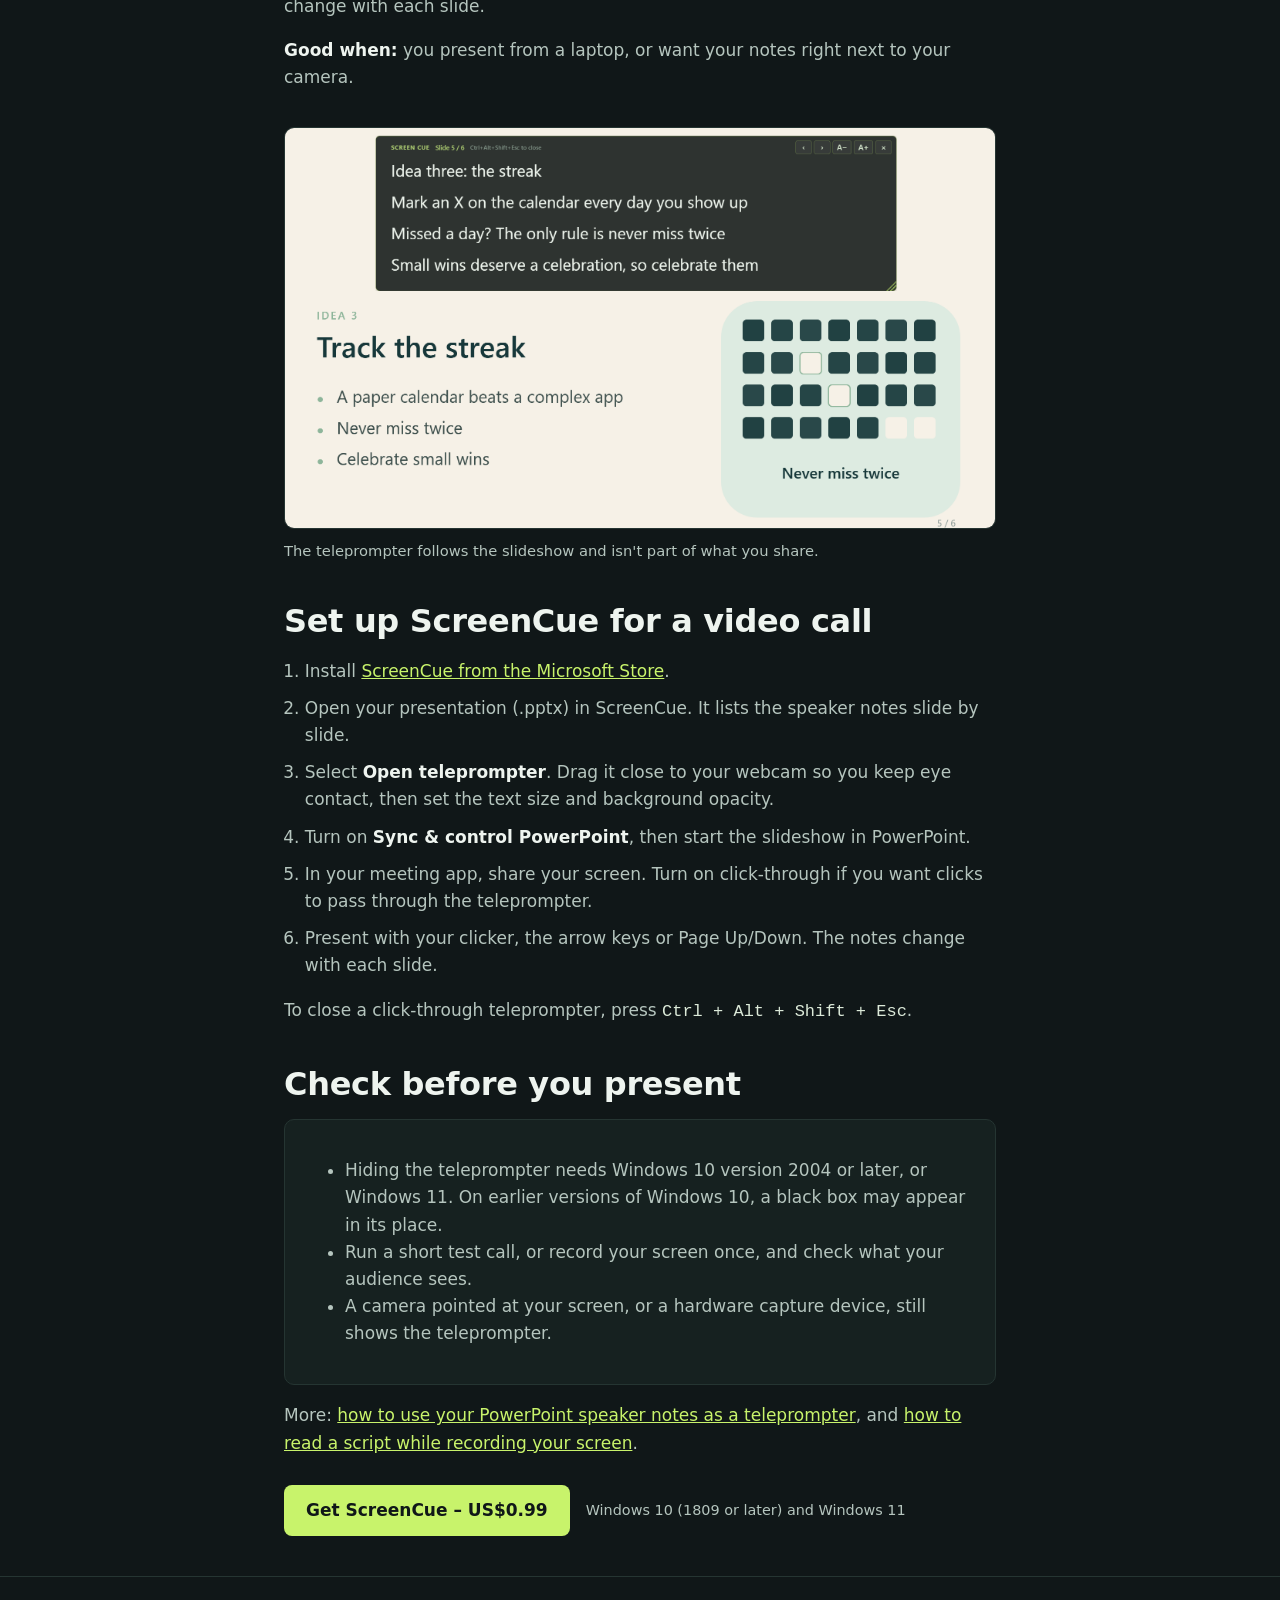
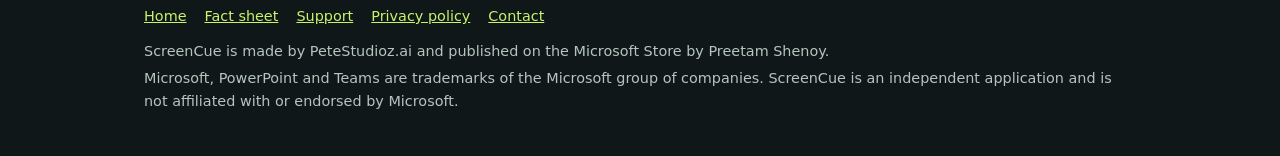
<file: speaker-notes-while-screen-sharing.html>
<!doctype html>
<html lang="en">
  <head>
    <meta charset="UTF-8" />
    <meta name="viewport" content="width=device-width, initial-scale=1.0" />
    <title>How to See Your Speaker Notes While Sharing Your Screen (Windows) | ScreenCue</title>
    <meta name="description" content="Four ways to keep your PowerPoint speaker notes in view during a video call without your audience seeing them, and how to set up a teleprompter that stays off your shared screen." />
    <meta name="robots" content="max-image-preview:large" />
    <link rel="canonical" href="https://preethamshenoy-ai.github.io/screencue-site/speaker-notes-while-screen-sharing.html" />
    <link rel="icon" type="image/png" href="img/favicon.png" />
    <link rel="apple-touch-icon" href="img/screencue-logo.png" />
    <meta property="og:type" content="article" />
    <meta property="og:site_name" content="ScreenCue" />
    <meta property="og:title" content="How to see your speaker notes while sharing your screen" />
    <meta property="og:description" content="Keep your speaker notes in view on a video call without your audience seeing them." />
    <meta property="og:url" content="https://preethamshenoy-ai.github.io/screencue-site/speaker-notes-while-screen-sharing.html" />
    <meta property="og:image" content="https://preethamshenoy-ai.github.io/screencue-site/img/teleprompter-following-slideshow.png" />
    <meta property="og:image:alt" content="ScreenCue teleprompter showing speaker notes over a PowerPoint slideshow" />
    <meta name="twitter:card" content="summary_large_image" />
    <link rel="stylesheet" href="style.css" />
    <script type="application/ld+json">
    {
      "@context": "https://schema.org",
      "@graph": [
        {
          "@type": "TechArticle",
          "headline": "How to see your speaker notes while sharing your screen",
          "description": "Four ways to keep your PowerPoint speaker notes in view during a video call without your audience seeing them, and how to set up a teleprompter that stays off your shared screen.",
          "url": "https://preethamshenoy-ai.github.io/screencue-site/speaker-notes-while-screen-sharing.html",
          "image": "https://preethamshenoy-ai.github.io/screencue-site/img/teleprompter-following-slideshow.png",
          "datePublished": "2026-11-26",
          "dateModified": "2026-11-28",
          "author": { "@type": "Person", "name": "Preetam Shenoy" },
          "about": { "@id": "https://preethamshenoy-ai.github.io/screencue-site/#app" },
          "inLanguage": "en"
        },
        {
          "@type": "BreadcrumbList",
          "itemListElement": [
            { "@type": "ListItem", "position": 1, "name": "ScreenCue", "item": "https://preethamshenoy-ai.github.io/screencue-site/" },
            { "@type": "ListItem", "position": 2, "name": "Speaker notes while sharing your screen", "item": "https://preethamshenoy-ai.github.io/screencue-site/speaker-notes-while-screen-sharing.html" }
          ]
        }
      ]
    }
    </script>
  </head>
  <body>
    <header class="site-header">
      <div class="wrap">
        <a class="brand" href="./"><img src="img/screencue-logo.png" alt="" width="32" height="32" />ScreenCue</a>
        <nav aria-label="Site">
          <a href="./#guides">Guides</a>
          <a href="./#faq">FAQ</a>
          <a href="support.html">Support</a>
          <a href="privacy.html">Privacy</a>
        </nav>
      </div>
    </header>

    <main class="wrap narrow">
      <article class="hero">
        <h1>How to see your speaker notes while sharing your screen</h1>
        <p class="lead">On a video call you want your notes in front of you, but not on your audience's screen. Here are four ways to do it on Windows, and when each one fits.</p>
        <p class="fineprint">Published 26 November 2026 · Updated 28 November 2026 · ScreenCue by PeteStudioz.ai</p>

        <div class="answer">
          <p><strong>Short answer:</strong> With two screens, use PowerPoint's Presenter View and share only the slideshow screen. In Microsoft Teams, share your slides with PowerPoint Live, which shows your notes only to you. With one screen and any meeting app, use a teleprompter that Windows leaves out of screen sharing, such as ScreenCue.</p>
        </div>

        <h2>1. Two screens: PowerPoint's Presenter View</h2>
        <p>If you have a second monitor, PowerPoint's Presenter View shows your notes, the next slide and a timer on one screen and the slideshow on the other. In your meeting app, share only the screen with the slideshow.</p>
        <p><strong>Good when:</strong> you present from a desk with two displays.</p>

        <h2>2. Microsoft Teams: PowerPoint Live</h2>
        <p>In a Teams meeting, you can share a presentation with PowerPoint Live instead of sharing your screen. You see your slides with your notes, and attendees see only the slides. See <a href="https://support.microsoft.com/en-us/powerpoint/present-from-powerpoint-live-in-microsoft-teams">Microsoft's guide to PowerPoint Live</a>.</p>
        <p><strong>Good when:</strong> every talk you give is in Teams.</p>

        <h2>3. Notes on paper or another device</h2>
        <p>Print your notes pages, or open the presentation on a tablet or phone beside you. Nothing extra appears on your screen, but you look away from the camera and keep your place by hand.</p>
        <p><strong>Good when:</strong> you only need a few prompts.</p>

        <h2>4. One screen, any meeting app: a teleprompter hidden from screen sharing</h2>
        <p><a href="./">ScreenCue</a> puts your notes in a window over your slides. Windows leaves that window out of screen capture, so you can share your whole screen and your audience sees only your slides. With Sync &amp; control PowerPoint on, the notes change with each slide.</p>
        <p><strong>Good when:</strong> you present from a laptop, or want your notes right next to your camera.</p>
        <figure>
          <img class="shot" src="img/teleprompter-following-slideshow.png" width="1840" height="1035" loading="lazy" alt="ScreenCue teleprompter showing the notes for the current slide over a PowerPoint slideshow" />
          <figcaption>The teleprompter follows the slideshow and isn't part of what you share.</figcaption>
        </figure>

        <h2>Set up ScreenCue for a video call</h2>
        <ol class="steps">
          <li>Install <a href="https://apps.microsoft.com/detail/9N0VF85M0GS3">ScreenCue from the Microsoft Store</a>.</li>
          <li>Open your presentation (.pptx) in ScreenCue. It lists the speaker notes slide by slide.</li>
          <li>Select <strong>Open teleprompter</strong>. Drag it close to your webcam so you keep eye contact, then set the text size and background opacity.</li>
          <li>Turn on <strong>Sync &amp; control PowerPoint</strong>, then start the slideshow in PowerPoint.</li>
          <li>In your meeting app, share your screen. Turn on click-through if you want clicks to pass through the teleprompter.</li>
          <li>Present with your clicker, the arrow keys or Page Up/Down. The notes change with each slide.</li>
        </ol>
        <p>To close a click-through teleprompter, press <code>Ctrl + Alt + Shift + Esc</code>.</p>

        <h2>Check before you present</h2>
        <div class="card">
          <ul>
            <li>Hiding the teleprompter needs Windows 10 version 2004 or later, or Windows 11. On earlier versions of Windows 10, a black box may appear in its place.</li>
            <li>Run a short test call, or record your screen once, and check what your audience sees.</li>
            <li>A camera pointed at your screen, or a hardware capture device, still shows the teleprompter.</li>
          </ul>
        </div>
        <p>More: <a href="powerpoint-teleprompter.html">how to use your PowerPoint speaker notes as a teleprompter</a>, and <a href="teleprompter-for-screen-recording.html">how to read a script while recording your screen</a>.</p>

        <div class="cta">
          <a class="button" href="https://apps.microsoft.com/detail/9N0VF85M0GS3">Get ScreenCue – US$0.99</a>
          <p class="fineprint">Windows 10 (1809 or later) and Windows 11</p>
        </div>
      </article>
    </main>

    <footer class="site-footer">
      <div class="wrap">
        <nav aria-label="Footer">
          <a href="./">Home</a>
          <a href="facts.html">Fact sheet</a>
          <a href="support.html">Support</a>
          <a href="privacy.html">Privacy policy</a>
          <a href="mailto:pete.studioz.ai@gmail.com">Contact</a>
        </nav>
        <p>ScreenCue is made by PeteStudioz.ai and published on the Microsoft Store by Preetam Shenoy.</p>
        <p>Microsoft, PowerPoint and Teams are trademarks of the Microsoft group of companies. ScreenCue is an independent application and is not affiliated with or endorsed by Microsoft.</p>
      </div>
    </footer>
  </body>
</html>
</file>
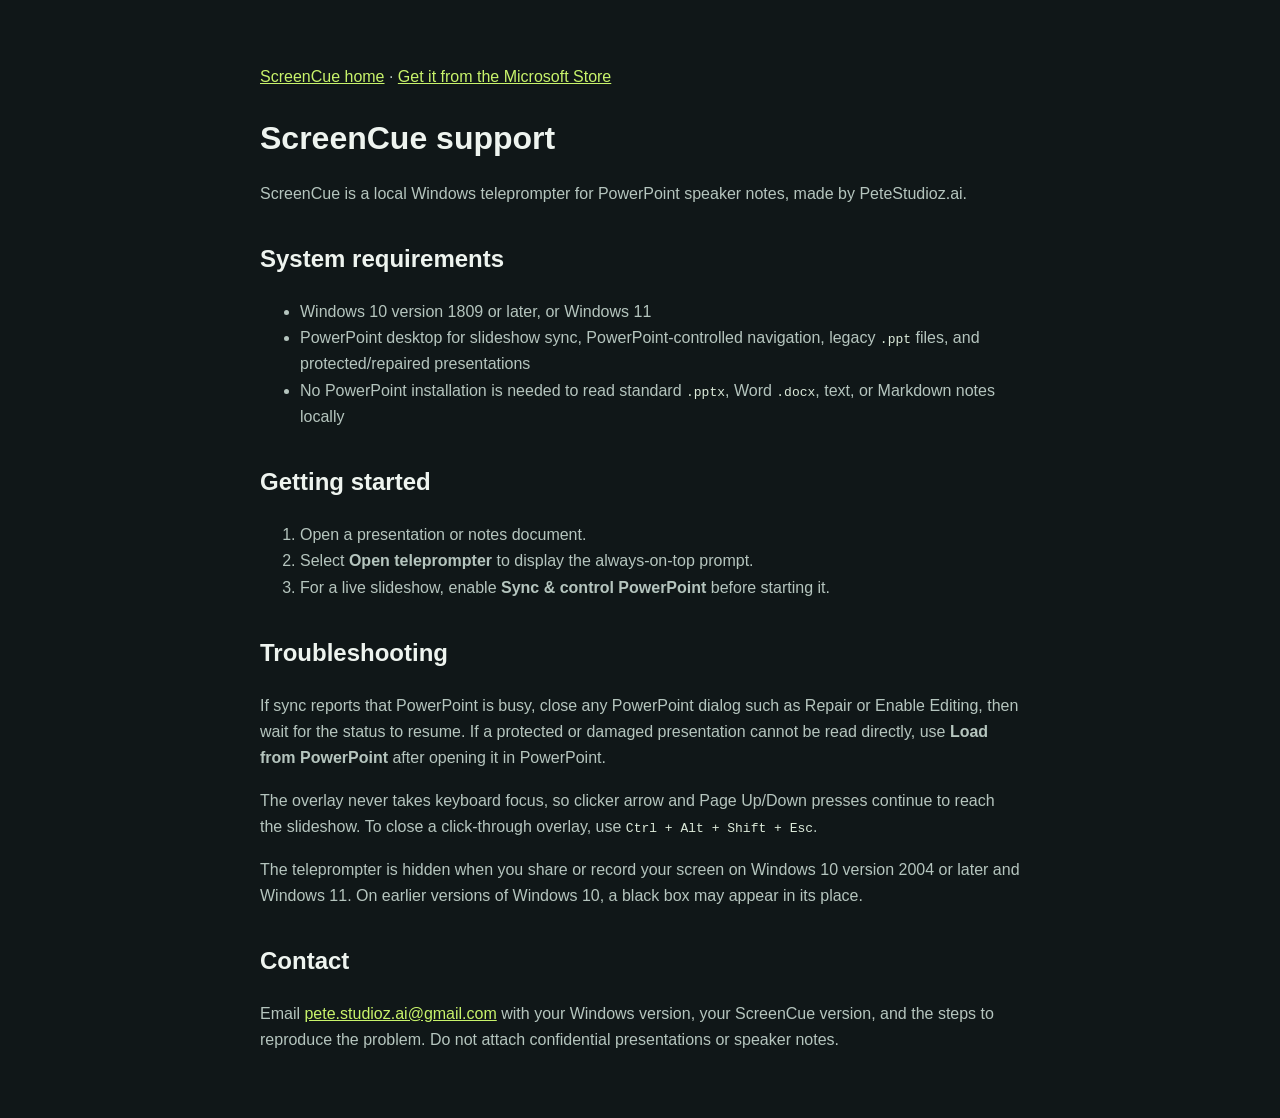
<file: support.html>
<!doctype html>
<html lang="en">
  <head>
    <meta charset="UTF-8" />
    <meta name="viewport" content="width=device-width, initial-scale=1.0" />
    <title>ScreenCue Support – Setup, Requirements and Troubleshooting</title>
    <meta name="description" content="Get started with ScreenCue, the private PowerPoint speaker-notes teleprompter for Windows: system requirements, setup steps, troubleshooting and contact." />
    <link rel="canonical" href="https://preethamshenoy-ai.github.io/screencue-site/support.html" />
    <link rel="icon" type="image/png" href="img/favicon.png" />
    <style>
      :root { color-scheme: dark; font-family: "Segoe UI", sans-serif; }
      body { max-width: 760px; margin: 0 auto; padding: 48px 24px; background: #101718; color: #eef4ef; line-height: 1.65; }
      h1 { margin-bottom: .1rem; } h2 { margin-top: 2rem; } p, li { color: #b5c5be; } a { color: #c8f36b; } code { color: #dcead9; }
    </style>
  </head>
  <body>
    <p><a href="./">ScreenCue home</a> · <a href="https://apps.microsoft.com/detail/9N0VF85M0GS3">Get it from the Microsoft Store</a></p>
    <h1>ScreenCue support</h1>
    <p>ScreenCue is a local Windows teleprompter for PowerPoint speaker notes, made by PeteStudioz.ai.</p>

    <h2>System requirements</h2>
    <ul>
      <li>Windows 10 version 1809 or later, or Windows 11</li>
      <li>PowerPoint desktop for slideshow sync, PowerPoint-controlled navigation, legacy <code>.ppt</code> files, and protected/repaired presentations</li>
      <li>No PowerPoint installation is needed to read standard <code>.pptx</code>, Word <code>.docx</code>, text, or Markdown notes locally</li>
    </ul>

    <h2>Getting started</h2>
    <ol>
      <li>Open a presentation or notes document.</li>
      <li>Select <strong>Open teleprompter</strong> to display the always-on-top prompt.</li>
      <li>For a live slideshow, enable <strong>Sync &amp; control PowerPoint</strong> before starting it.</li>
    </ol>

    <h2>Troubleshooting</h2>
    <p>If sync reports that PowerPoint is busy, close any PowerPoint dialog such as Repair or Enable Editing, then wait for the status to resume. If a protected or damaged presentation cannot be read directly, use <strong>Load from PowerPoint</strong> after opening it in PowerPoint.</p>
    <p>The overlay never takes keyboard focus, so clicker arrow and Page Up/Down presses continue to reach the slideshow. To close a click-through overlay, use <code>Ctrl + Alt + Shift + Esc</code>.</p>
    <p>The teleprompter is hidden when you share or record your screen on Windows 10 version 2004 or later and Windows 11. On earlier versions of Windows 10, a black box may appear in its place.</p>

    <h2>Contact</h2>
    <p>Email <a href="mailto:pete.studioz.ai@gmail.com">pete.studioz.ai@gmail.com</a> with your Windows version, your ScreenCue version, and the steps to reproduce the problem. Do not attach confidential presentations or speaker notes.</p>
  </body>
</html>
</file>
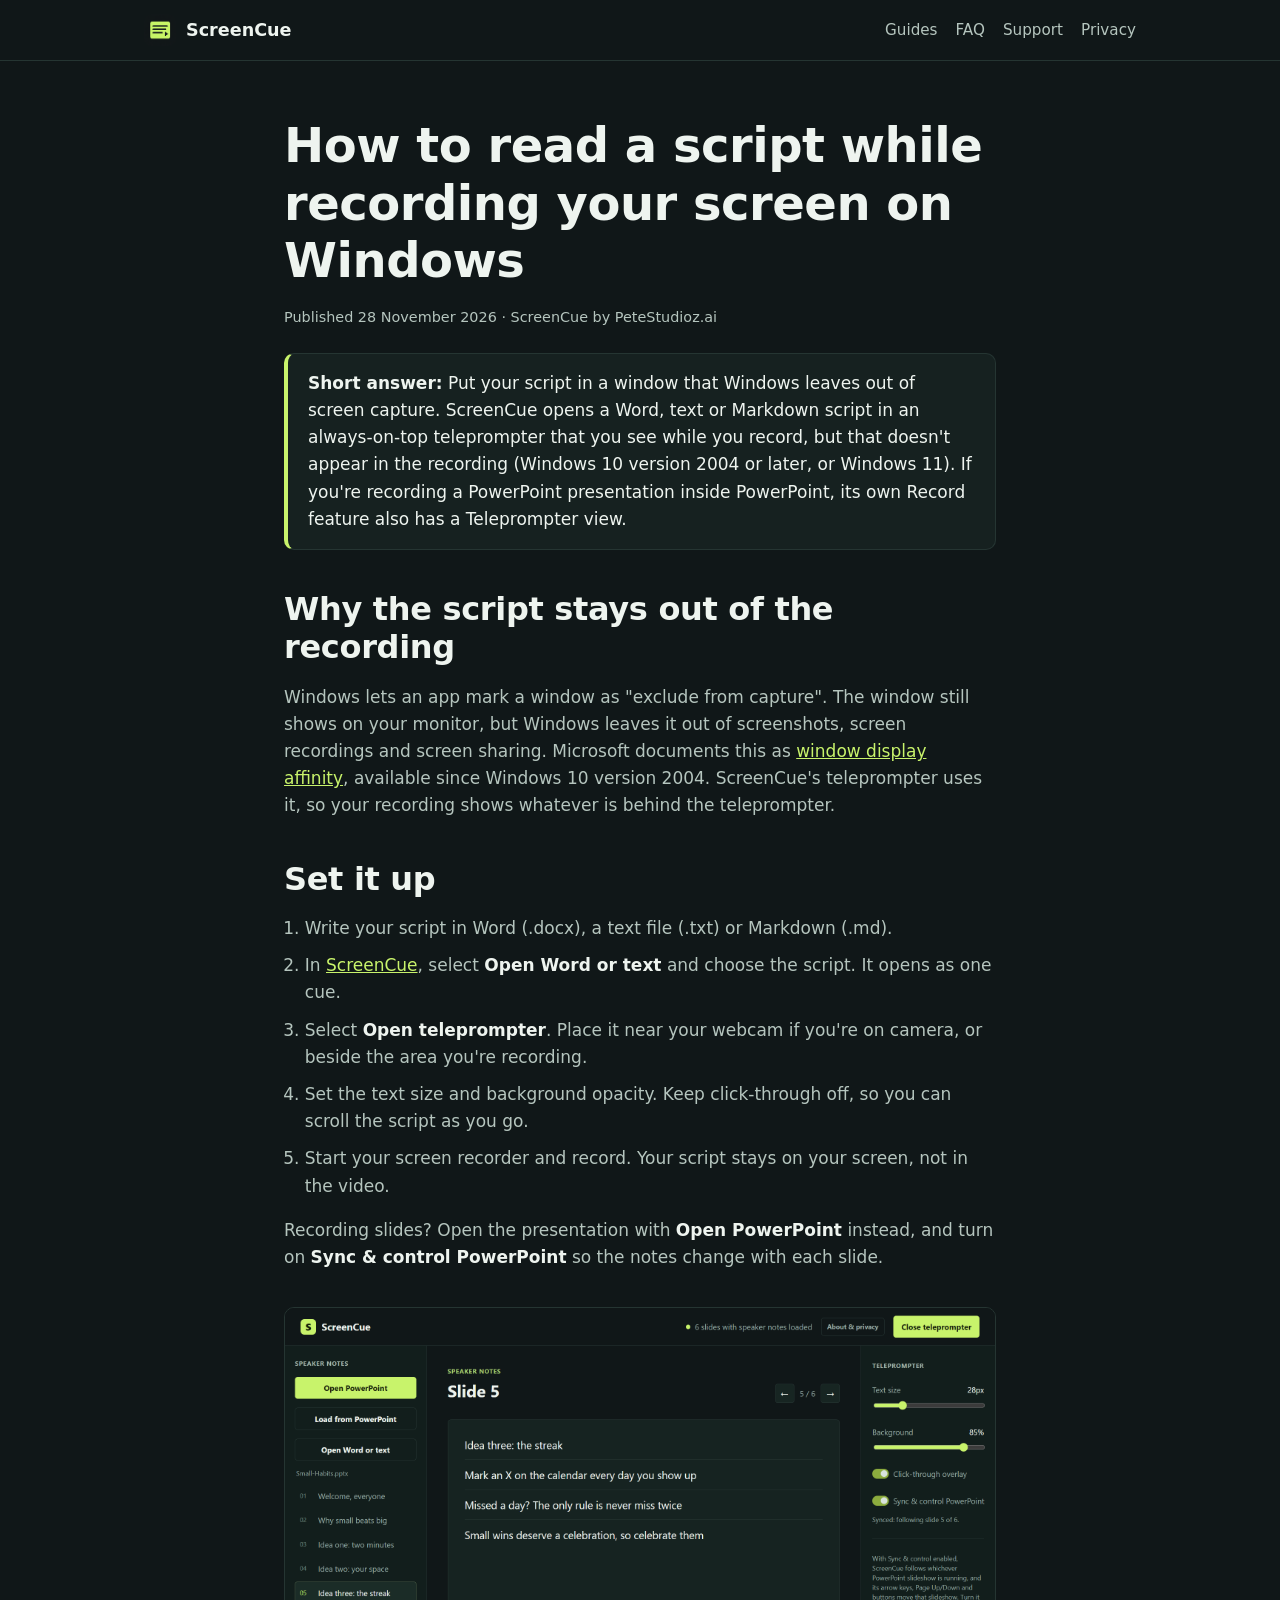
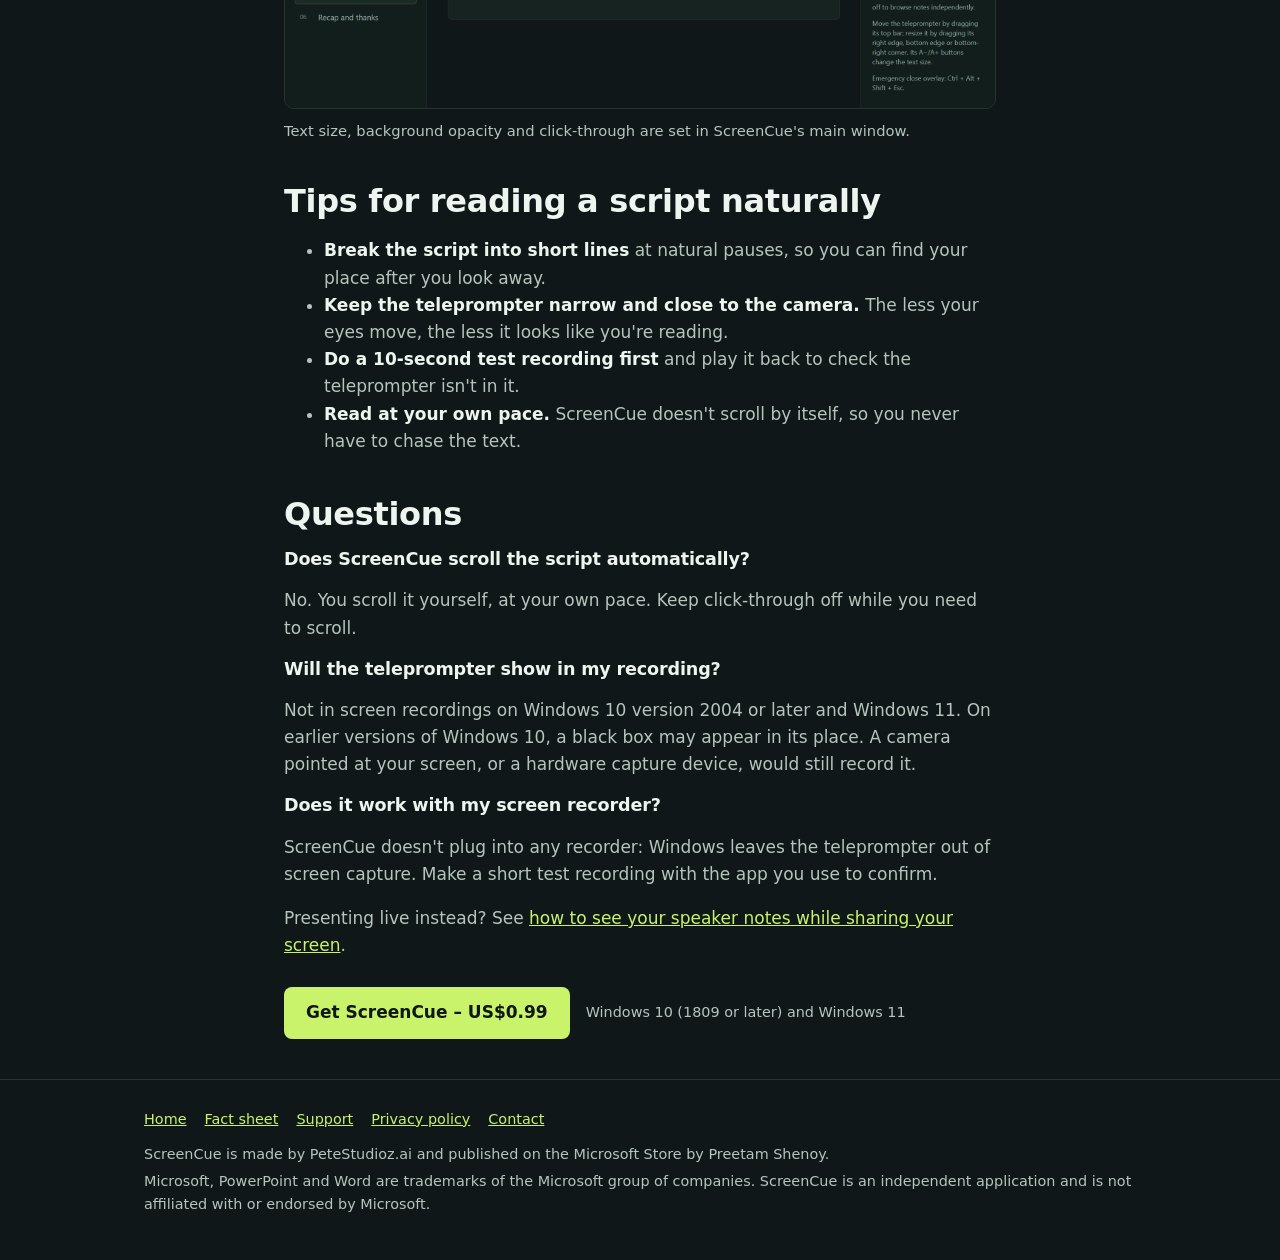
<file: teleprompter-for-screen-recording.html>
<!doctype html>
<html lang="en">
  <head>
    <meta charset="UTF-8" />
    <meta name="viewport" content="width=device-width, initial-scale=1.0" />
    <title>How to Read a Script While Recording Your Screen on Windows | ScreenCue</title>
    <meta name="description" content="Keep your script on screen while you record a tutorial, demo or webinar on Windows, without it appearing in the recording. Set-up steps and tips." />
    <meta name="robots" content="max-image-preview:large" />
    <link rel="canonical" href="https://preethamshenoy-ai.github.io/screencue-site/teleprompter-for-screen-recording.html" />
    <link rel="icon" type="image/png" href="img/favicon.png" />
    <link rel="apple-touch-icon" href="img/screencue-logo.png" />
    <meta property="og:type" content="article" />
    <meta property="og:site_name" content="ScreenCue" />
    <meta property="og:title" content="How to read a script while recording your screen on Windows" />
    <meta property="og:description" content="Keep your script on screen while you record, without it appearing in the recording." />
    <meta property="og:url" content="https://preethamshenoy-ai.github.io/screencue-site/teleprompter-for-screen-recording.html" />
    <meta property="og:image" content="https://preethamshenoy-ai.github.io/screencue-site/img/teleprompter-text-size-opacity-controls.png" />
    <meta property="og:image:alt" content="ScreenCue teleprompter settings for text size, background opacity and click-through" />
    <meta name="twitter:card" content="summary_large_image" />
    <link rel="stylesheet" href="style.css" />
    <script type="application/ld+json">
    {
      "@context": "https://schema.org",
      "@graph": [
        {
          "@type": "TechArticle",
          "headline": "How to read a script while recording your screen on Windows",
          "description": "Keep your script on screen while you record a tutorial, demo or webinar on Windows, without it appearing in the recording.",
          "url": "https://preethamshenoy-ai.github.io/screencue-site/teleprompter-for-screen-recording.html",
          "image": "https://preethamshenoy-ai.github.io/screencue-site/img/teleprompter-text-size-opacity-controls.png",
          "datePublished": "2026-11-28",
          "dateModified": "2026-11-28",
          "author": { "@type": "Person", "name": "Preetam Shenoy" },
          "about": { "@id": "https://preethamshenoy-ai.github.io/screencue-site/#app" },
          "inLanguage": "en"
        },
        {
          "@type": "BreadcrumbList",
          "itemListElement": [
            { "@type": "ListItem", "position": 1, "name": "ScreenCue", "item": "https://preethamshenoy-ai.github.io/screencue-site/" },
            { "@type": "ListItem", "position": 2, "name": "Read a script while recording your screen", "item": "https://preethamshenoy-ai.github.io/screencue-site/teleprompter-for-screen-recording.html" }
          ]
        }
      ]
    }
    </script>
  </head>
  <body>
    <header class="site-header">
      <div class="wrap">
        <a class="brand" href="./"><img src="img/screencue-logo.png" alt="" width="32" height="32" />ScreenCue</a>
        <nav aria-label="Site">
          <a href="./#guides">Guides</a>
          <a href="./#faq">FAQ</a>
          <a href="support.html">Support</a>
          <a href="privacy.html">Privacy</a>
        </nav>
      </div>
    </header>

    <main class="wrap narrow">
      <article class="hero">
        <h1>How to read a script while recording your screen on Windows</h1>
        <p class="fineprint">Published 28 November 2026 · ScreenCue by PeteStudioz.ai</p>

        <div class="answer">
          <p><strong>Short answer:</strong> Put your script in a window that Windows leaves out of screen capture. ScreenCue opens a Word, text or Markdown script in an always-on-top teleprompter that you see while you record, but that doesn't appear in the recording (Windows 10 version 2004 or later, or Windows 11). If you're recording a PowerPoint presentation inside PowerPoint, its own Record feature also has a Teleprompter view.</p>
        </div>

        <h2>Why the script stays out of the recording</h2>
        <p>Windows lets an app mark a window as "exclude from capture". The window still shows on your monitor, but Windows leaves it out of screenshots, screen recordings and screen sharing. Microsoft documents this as <a href="https://learn.microsoft.com/en-us/windows/win32/api/winuser/nf-winuser-setwindowdisplayaffinity">window display affinity</a>, available since Windows 10 version 2004. ScreenCue's teleprompter uses it, so your recording shows whatever is behind the teleprompter.</p>

        <h2>Set it up</h2>
        <ol class="steps">
          <li>Write your script in Word (.docx), a text file (.txt) or Markdown (.md).</li>
          <li>In <a href="https://apps.microsoft.com/detail/9N0VF85M0GS3">ScreenCue</a>, select <strong>Open Word or text</strong> and choose the script. It opens as one cue.</li>
          <li>Select <strong>Open teleprompter</strong>. Place it near your webcam if you're on camera, or beside the area you're recording.</li>
          <li>Set the text size and background opacity. Keep click-through off, so you can scroll the script as you go.</li>
          <li>Start your screen recorder and record. Your script stays on your screen, not in the video.</li>
        </ol>
        <p>Recording slides? Open the presentation with <strong>Open PowerPoint</strong> instead, and turn on <strong>Sync &amp; control PowerPoint</strong> so the notes change with each slide.</p>
        <figure>
          <img class="shot" src="img/teleprompter-text-size-opacity-controls.png" width="1920" height="1080" loading="lazy" alt="ScreenCue settings for teleprompter text size, background opacity and click-through" />
          <figcaption>Text size, background opacity and click-through are set in ScreenCue's main window.</figcaption>
        </figure>

        <h2>Tips for reading a script naturally</h2>
        <ul>
          <li><strong>Break the script into short lines</strong> at natural pauses, so you can find your place after you look away.</li>
          <li><strong>Keep the teleprompter narrow and close to the camera.</strong> The less your eyes move, the less it looks like you're reading.</li>
          <li><strong>Do a 10-second test recording first</strong> and play it back to check the teleprompter isn't in it.</li>
          <li><strong>Read at your own pace.</strong> ScreenCue doesn't scroll by itself, so you never have to chase the text.</li>
        </ul>

        <h2>Questions</h2>
        <h3>Does ScreenCue scroll the script automatically?</h3>
        <p>No. You scroll it yourself, at your own pace. Keep click-through off while you need to scroll.</p>
        <h3>Will the teleprompter show in my recording?</h3>
        <p>Not in screen recordings on Windows 10 version 2004 or later and Windows 11. On earlier versions of Windows 10, a black box may appear in its place. A camera pointed at your screen, or a hardware capture device, would still record it.</p>
        <h3>Does it work with my screen recorder?</h3>
        <p>ScreenCue doesn't plug into any recorder: Windows leaves the teleprompter out of screen capture. Make a short test recording with the app you use to confirm.</p>

        <p>Presenting live instead? See <a href="speaker-notes-while-screen-sharing.html">how to see your speaker notes while sharing your screen</a>.</p>

        <div class="cta">
          <a class="button" href="https://apps.microsoft.com/detail/9N0VF85M0GS3">Get ScreenCue – US$0.99</a>
          <p class="fineprint">Windows 10 (1809 or later) and Windows 11</p>
        </div>
      </article>
    </main>

    <footer class="site-footer">
      <div class="wrap">
        <nav aria-label="Footer">
          <a href="./">Home</a>
          <a href="facts.html">Fact sheet</a>
          <a href="support.html">Support</a>
          <a href="privacy.html">Privacy policy</a>
          <a href="mailto:pete.studioz.ai@gmail.com">Contact</a>
        </nav>
        <p>ScreenCue is made by PeteStudioz.ai and published on the Microsoft Store by Preetam Shenoy.</p>
        <p>Microsoft, PowerPoint and Word are trademarks of the Microsoft group of companies. ScreenCue is an independent application and is not affiliated with or endorsed by Microsoft.</p>
      </div>
    </footer>
  </body>
</html>
</file>
<file: style.css>
:root {
  color-scheme: dark;
  --bg: #101718;
  --surface: #162120;
  --border: #253532;
  --text: #eef4ef;
  --muted: #b5c5be;
  --accent: #c8f36b;
  --accent-text: #101718;
  font-family: "Segoe UI", system-ui, -apple-system, sans-serif;
}

* { box-sizing: border-box; }

body {
  margin: 0;
  background: var(--bg);
  color: var(--text);
  line-height: 1.6;
  font-size: 17px;
}

a { color: var(--accent); }
a:focus-visible, .button:focus-visible { outline: 3px solid var(--accent); outline-offset: 3px; }

.wrap { max-width: 1040px; margin: 0 auto; padding: 0 24px; }
.narrow { max-width: 760px; }

.site-header { border-bottom: 1px solid var(--border); }
.site-header .wrap { display: flex; align-items: center; justify-content: space-between; gap: 16px; padding-top: 14px; padding-bottom: 14px; flex-wrap: wrap; }
.brand { display: flex; align-items: center; gap: 10px; color: var(--text); text-decoration: none; font-weight: 600; font-size: 1.1rem; }
.brand img { width: 32px; height: 32px; border-radius: 7px; }
.site-header nav { display: flex; gap: 18px; flex-wrap: wrap; font-size: .95rem; }
.site-header nav a { color: var(--muted); text-decoration: none; }
.site-header nav a:hover { color: var(--text); }

h1, h2, h3 { line-height: 1.2; letter-spacing: -0.01em; }
h1 { font-size: clamp(2rem, 4.5vw, 3rem); margin: 0 0 16px; }
h2 { font-size: clamp(1.5rem, 3vw, 2rem); margin: 0 0 16px; }
h3 { font-size: 1.1rem; margin: 0 0 6px; }
p, li { color: var(--muted); }
strong { color: var(--text); }
code { color: #dcead9; }

.hero { padding: 56px 0 32px; }
.lead { font-size: 1.2rem; max-width: 720px; }
.cta { display: flex; align-items: center; gap: 16px; flex-wrap: wrap; margin: 28px 0 8px; }
.button { display: inline-block; background: var(--accent); color: var(--accent-text); font-weight: 600; text-decoration: none; padding: 12px 22px; border-radius: 8px; }
.button:hover { filter: brightness(1.06); }
.fineprint { font-size: .9rem; color: var(--muted); margin: 0; }

figure { margin: 0; }
.shot { display: block; width: 100%; height: auto; border-radius: 10px; border: 1px solid var(--border); }
figcaption { font-size: .92rem; color: var(--muted); margin-top: 10px; }
.hero figure { margin-top: 36px; }

section { padding: 40px 0; }
section + section { border-top: 1px solid var(--border); }

.grid { display: grid; gap: 16px; grid-template-columns: repeat(auto-fit, minmax(260px, 1fr)); }
.card { background: var(--surface); border: 1px solid var(--border); border-radius: 10px; padding: 20px; }
.card p { margin: 0; }

.steps { padding-left: 1.3rem; }
.steps li { margin-bottom: 10px; }

.gallery { display: grid; gap: 24px; grid-template-columns: repeat(auto-fit, minmax(300px, 1fr)); }

.faq details { border: 1px solid var(--border); border-radius: 10px; background: var(--surface); padding: 0 20px; margin-bottom: 12px; }
.faq summary { cursor: pointer; padding: 16px 0; font-weight: 600; color: var(--text); }
.faq details p { margin-top: 0; }

article h2 { margin-top: 40px; }

.answer { background: var(--surface); border: 1px solid var(--border); border-left: 4px solid var(--accent); border-radius: 10px; padding: 16px 20px; margin: 24px 0; }
.answer p { margin: 0; color: var(--text); }

.table-wrap { overflow-x: auto; margin: 16px 0; }
table { width: 100%; border-collapse: collapse; font-size: .95rem; }
th, td { text-align: left; vertical-align: top; padding: 10px 12px; border-bottom: 1px solid var(--border); }
th { color: var(--text); font-weight: 600; }
td { color: var(--muted); }
.facts th { width: 34%; }

.guide-list { list-style: none; padding: 0; display: grid; gap: 12px; }
.guide-list a { font-weight: 600; }
.guide-list p { margin: 4px 0 0; }
article .card { margin: 16px 0; }

.site-footer { border-top: 1px solid var(--border); padding: 28px 0 40px; font-size: .9rem; }
.site-footer p { margin: 4px 0; }
.site-footer nav { display: flex; gap: 18px; flex-wrap: wrap; margin-bottom: 12px; }

@media (max-width: 560px) {
  body { font-size: 16px; }
  .wrap { padding: 0 16px; }
  .hero { padding-top: 36px; }
}
</file>
